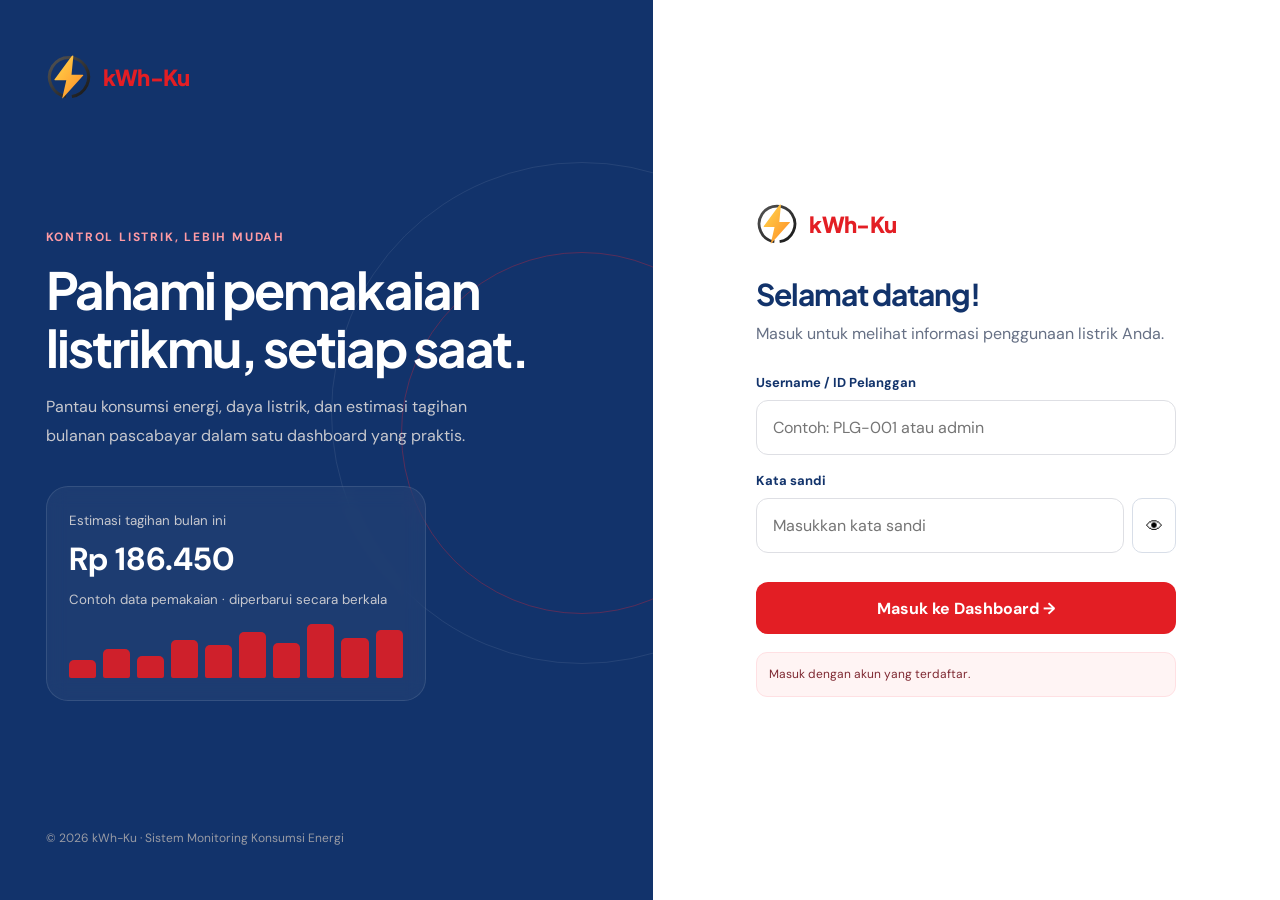
<file: index.html>
<!DOCTYPE html>
<html lang="id">
<head>
<meta charset="UTF-8" />
<meta name="viewport" content="width=device-width, initial-scale=1.0" />
<title>kWh-Ku — Sistem Monitoring Listrik</title>
  <link rel="icon" type="image/svg+xml" href="assets/kwhku-logo.svg">
<link rel="preconnect" href="https://fonts.googleapis.com">
<link rel="preconnect" href="https://fonts.gstatic.com" crossorigin>
<link rel="preload" href="assets/kwhku-logo.svg" as="image" type="image/svg+xml">
<link href="https://fonts.googleapis.com/css2?family=DM+Sans:wght@400;500;600;700&family=Plus+Jakarta+Sans:wght@500;600;700;800&display=swap" rel="stylesheet">
<link rel="preload" href="style.css?v=relay-compact-v4" as="style">
<link rel="stylesheet" href="style.css?v=relay-compact-v4">
<style>.alarm-threshold-grid{display:grid;grid-template-columns:repeat(2,minmax(220px,1fr));gap:18px 24px}.alarm-threshold-grid .field{margin:0}@media(max-width:700px){.alarm-threshold-grid{grid-template-columns:1fr}}</style></head>
<body>
<div id="loginView" class="login-wrap">
  <aside class="login-visual">
    <div class="brand"><img class="brand-mark" src="assets/kwhku-logo.svg" alt="Logo kWh-Ku"><span>kWh<span>-Ku</span></span></div>
    <div class="visual-copy">
      <div class="eyebrow">Kontrol listrik, lebih mudah</div>
      <h1>Pahami pemakaian listrikmu, setiap saat.</h1>
      <p>Pantau konsumsi energi, daya listrik, dan estimasi tagihan bulanan pascabayar dalam satu dashboard yang praktis.</p>
      <div class="energy-card"><small>Estimasi tagihan bulan ini</small><strong>Rp 186.450</strong><small>Contoh data pemakaian · diperbarui secara berkala</small><div class="mini-bars"><i style="height:32%"></i><i style="height:53%"></i><i style="height:41%"></i><i style="height:70%"></i><i style="height:60%"></i><i style="height:85%"></i><i style="height:65%"></i><i style="height:100%"></i><i style="height:73%"></i><i style="height:88%"></i></div></div>
    </div>
    <div class="visual-foot">© 2026 kWh-Ku · Sistem Monitoring Konsumsi Energi</div>
  </aside>
  <main class="login-panel"><div class="login-box">
    <div class="brand"><img class="brand-mark" src="assets/kwhku-logo.svg" alt="Logo kWh-Ku"><span>kWh<span>-Ku</span></span></div>
    <h2>Selamat datang!</h2><p class="sub">Masuk untuk melihat informasi penggunaan listrik Anda.</p>
    <form id="loginForm">
      <input type="hidden" id="role" value="customer">
      <div class="field"><label for="username">Username / ID Pelanggan</label><input id="username" required placeholder="Contoh: PLG-001 atau admin"></div>
      <div class="field"><label for="password">Kata sandi</label><div class="password-wrap"><input id="password" type="password" required placeholder="Masukkan kata sandi" autocomplete="current-password"><button type="button" id="togglePassword" class="password-toggle" aria-label="Tampilkan kata sandi" aria-pressed="false" title="Tampilkan kata sandi">👁</button></div></div>
      <button class="primary login-submit" type="submit">Masuk ke Dashboard <span aria-hidden="true">→</span></button>
    </form>
    <div class="demo-hint" id="demoHint"></div>
  </div></main>
</div>
<div id="appView" class="app hidden">
  <div id="syncOverlay" class="sync-overlay hidden" role="status" aria-live="polite"><div class="sync-card"><div class="sync-spinner" aria-hidden="true"></div><strong>Menyinkronkan data...</strong><span>Mohon tunggu, dashboard sedang mengambil data terbaru dari server.</span></div></div>
  <aside class="sidebar" id="sidebar">
    <div class="brand"><img class="brand-mark" src="assets/kwhku-logo.svg" alt="Logo kWh-Ku"><span>kWh<span>-Ku</span></span></div>
    <div class="nav-label">Menu utama</div>
    <nav class="nav" id="nav">
      <button class="active" data-page="dashboard"><span class="ico">▦</span>Dashboard</button>
      <button data-page="calendar"><span class="ico">▣</span>Kalender Pemakaian</button>
      <button data-page="history"><span class="ico">↗</span>Riwayat Penggunaan</button>
      <button data-page="monitoring"><span class="ico">⌁</span>Monitoring Teknis</button>
      <button data-page="controlRelay"><span class="ico">⏻</span>Kontrol Relay</button>
      <button data-page="alarmSettings"><span class="ico">♢</span>Pengaturan Alarm</button><button data-page="powerRequest"><span class="ico">⚡</span>Pengajuan Penambahan Daya</button>
      <button data-page="customers" class="admin-only hidden"><span class="ico">♙</span>Data Pelanggan</button>
      
    </nav>
    <div class="sidebar-bottom"><div class="profile"><div class="avatar" id="avatar">P</div><div><b id="profileName">Pelanggan</b><small id="profileRole">User Pelanggan</small></div><button class="logout" id="logout" title="Keluar">↪</button></div></div>
  </aside>
  <main class="main">
    <header class="topbar"><div style="display:flex;align-items:center;gap:12px"><button class="mobile-menu" id="mobileMenu" aria-label="Buka menu">☰</button><div class="page-title"><h1 id="pageHeading">Dashboard</h1><p id="pageSub">Ringkasan penggunaan listrik Anda</p></div></div><div class="top-actions"><span class="live-pill"><i class="dot"></i> <span id="liveText">MENUNGGU SERVER</span></span><span class="date-label" id="todayLabel"></span></div></header>
    <section id="page-dashboard" class="section active">
      <div class="welcome"><div><h2 id="welcomeTitle">Halo, Pelanggan! 👋</h2><p id="welcomeSub">Berikut ringkasan konsumsi listrik Anda hari ini.</p></div><div class="welcome-icon">⚡</div></div>
      <div class="stats">
        <article class="stat"><div class="stat-head">Biaya bulan ini <span class="stat-icon">💳</span></div><strong id="costStat">Rp 0,00</strong><div class="foot positive">● Estimasi tagihan berjalan</div></article>
        <article class="stat"><div class="stat-head">Energi terpakai <span class="stat-icon">⚡</span></div><strong id="kwhStat">0,00 kWh</strong><div class="foot">Bulan berjalan</div></article>
        <article class="stat"><div class="stat-head">Daya saat ini <span class="stat-icon">◉</span></div><strong id="powerStat">0,0 W</strong><div class="foot positive">● Pemantauan real-time</div></article>
        <article class="stat"><div class="stat-head" id="tokenStatLabel">Estimasi tagihan berjalan <span class="stat-icon">▤</span></div><strong id="tokenStat">0</strong><div class="foot warning">Tarif sesuai golongan pelanggan</div></article>
      </div>
      <div class="grid-two">
        <div class="panel"><div class="panel-head"><div><h3>Grafik konsumsi energi</h3><p id="chartSubtitle">Pemakaian energi selama 7 hari terakhir</p></div><select id="chartMode" aria-label="Jenis grafik"><option value="daily">Pemakaian harian</option><option value="cumulative">Energi kumulatif</option></select></div><div class="chart" id="chart"></div><p id="chartSummary" class="chart-summary">Menyiapkan ringkasan data…</p><button class="text-btn" data-goto="history">Lihat riwayat ↗</button></div>
        <div class="panel"><div class="panel-head"><div><h3>Status penggunaan</h3><p>Informasi kondisi listrik saat ini</p></div><span class="badge" id="statusBadge">● Normal</span></div>
          <div class="usage-status"><div class="status-icon">⚡</div><div class="status-copy"><b>Status meter</b><small id="meterNote">Meter terhubung</small></div><div class="status-value positive" id="meterStatus">Aktif<small>Online</small></div></div>
          <div class="usage-status"><div class="status-icon">⌁</div><div class="status-copy"><b>Konsumsi hari ini</b><small>Akumulasi energi</small></div><div class="status-value" id="todayKwh">0,00 kWh<small>Hari ini</small></div></div>
          <div class="usage-status"><div class="status-icon">◷</div><div class="status-copy"><b>Periode tagihan</b><small>Berdasarkan rata-rata pemakaian</small></div><div class="status-value warning" id="tokenDate">—<small>Perkiraan</small></div></div>
          <div class="token-card"><div class="token-top"><span>🧾 Estimasi tagihan</span><span id="tokenPercent">0%</span></div><div class="token-number" id="tokenBalance">Rp 0,00</div><div class="progress"><span id="tokenProgress"></span></div><div class="token-note"><span>Biaya energi tercatat</span><span id="tokenUsed">Target biaya bulanan</span></div></div>
        </div>
      </div>
      <div class="panel table-panel"><div class="panel-head"><div><h3 id="recentTitle">Riwayat penggunaan terbaru</h3><p>Ringkasan pemakaian dan estimasi biaya</p></div><button class="text-btn" data-goto="history">Lihat semua →</button></div><div class="table-wrap"><table><thead><tr><th>Tanggal</th><th>Energi</th><th>Estimasi biaya</th><th>Status</th></tr></thead><tbody id="recentTable"></tbody></table></div></div>
    </section>
    <section id="page-calendar" class="section">
      <div class="panel"><div class="panel-head"><div><h3>Kalender pemakaian listrik</h3><p>Pilih tanggal untuk melihat aktivitas konsumsi energi.</p></div><span class="badge">Data Google Sheets</span></div><div class="calendar-head"><button id="prevMonth">←</button><b id="monthTitle"></b><button id="nextMonth">→</button></div><div class="calendar-grid" id="calendarGrid"></div><div class="day-detail" id="dayDetail">Ketuk tanggal untuk melihat pemakaian dan biaya harian.</div><p class="sub" style="font-size:12px;margin:18px 0 0">● Titik merah menandakan terdapat data penggunaan pada tanggal tersebut. Kalender menandai tanggal yang memiliki pembacaan tersimpan.</p></div>
    </section>
    <section id="page-history" class="section">
      <div class="panel table-panel"><div class="panel-head"><div><h3>Riwayat penggunaan listrik</h3><p id="historySub">Pantau konsumsi energi dan biaya berdasarkan tanggal.</p></div><div style="display:flex;gap:8px;flex-wrap:wrap"><button class="secondary" id="printHistory">🖨 Cetak rekap</button><button class="secondary" id="exportHistory">⇩ Ekspor CSV</button></div></div><div class="filter-row" style="padding:0 20px;margin-top:18px"><input id="historySearch" placeholder="Cari tanggal / pelanggan..." /><label class="date-filter">Dari <input id="historyStart" type="date" aria-label="Tanggal mulai" /></label><label class="date-filter">Sampai <input id="historyEnd" type="date" aria-label="Tanggal akhir" /></label><select id="historyFilter"><option value="all">Semua status</option><option value="normal">Normal</option><option value="high">Pemakaian tinggi</option></select></div><div class="table-wrap"><table><thead><tr><th>Tanggal</th><th class="admin-col hidden">Pelanggan</th><th>Energi (kWh)</th><th>Biaya (Rp)</th><th>Status</th></tr></thead><tbody id="historyTable"></tbody></table></div></div>
      <div class="panel table-panel period-recap">
        <div class="panel-head">
          <div><h3>Rekap Konsumsi Energi</h3><p>Ringkasan energi dan estimasi biaya berdasarkan data harian yang tersedia.</p></div>
          <select id="recapPeriod" aria-label="Pilih periode rekap"><option value="week">Mingguan</option><option value="month">Bulanan</option></select>
        </div>
        <div class="table-wrap"><table><thead><tr><th>Periode</th><th>Energi (kWh)</th><th>Estimasi biaya (Rp)</th></tr></thead><tbody id="periodRecapTable"><tr><td colspan="3" class="empty">Memuat rekap...</td></tr></tbody></table></div>
        <p class="period-note">Rekap dihitung dari data pemakaian harian yang tersedia; periode yang belum memiliki data lengkap dapat menampilkan nilai sementara.</p>
      </div>
    </section>
    <section id="page-monitoring" class="section">
      <div class="stats monitoring-stats">
        <article class="stat"><div class="stat-head">Status perangkat</div><strong id="monStatus">—</strong><div class="foot" id="monLastSeen">Menunggu data</div></article>
        <article class="stat"><div class="stat-head">Tegangan terbaru</div><strong id="monVoltage">0,0 V</strong><div class="foot">Pembacaan terakhir</div></article>
        <article class="stat"><div class="stat-head">Arus terbaru</div><strong id="monCurrent">0,000 A</strong><div class="foot">Pembacaan terakhir</div></article>
        <article class="stat"><div class="stat-head">Energi kumulatif</div><strong id="monEnergy">0,00 kWh</strong><div class="foot" id="monPower">Daya 0,0 W</div></article>
        <article class="stat"><div class="stat-head">Power Factor</div><strong id="monPowerFactor">0,00</strong><div class="foot">Faktor daya (PF)</div></article>
        <article class="stat"><div class="stat-head">Frekuensi</div><strong id="monFrequency">0,0 Hz</strong><div class="foot">Frekuensi listrik</div></article>
        <article class="stat"><div class="stat-head">Suhu ruangan <span id="temperatureStatus" class="badge amber">MENUNGGU</span></div><strong id="temperatureLatest">— °C</strong><div class="foot" id="temperatureLastSeen">Menunggu data DHT11</div></article>
        <article class="stat"><div class="stat-head">Kelembapan ruangan</div><strong id="humidityLatest">— %</strong><div class="foot" id="humidityLastSeen">Menunggu sensor DHT11</div></article>
      </div>
      <div class="panel table-panel">
        <div class="panel-head"><div><h3>Riwayat pembacaan sensor</h3><p>Energi kumulatif, daya, tegangan, arus, timestamp, dan waktu diterima server.</p></div><button class="secondary" id="exportMonitoring">⇩ Ekspor CSV</button></div>
        <div class="filter-row monitoring-filter" style="padding:0 20px"><label class="limit-filter">Tampilkan <select id="monitorLimit" aria-label="Jumlah pembacaan sensor"><option value="5" selected>5 baris</option><option value="20">20 baris</option><option value="50">50 baris</option><option value="100">100 baris</option></select></label><label class="date-filter">Dari <input id="monitorStart" type="date" aria-label="Tanggal mulai data sensor" /></label><label class="date-filter">Sampai <input id="monitorEnd" type="date" aria-label="Tanggal akhir data sensor" /></label></div><div id="dataQuality" class="data-quality" role="status"></div><div class="table-wrap"><table><thead><tr><th>Timestamp pembacaan</th><th>Waktu diterima</th><th>Perangkat</th><th>Energi kumulatif</th><th>Daya</th><th>Tegangan</th><th>Arus (A)</th><th>Frekuensi (Hz)</th><th>Power Factor</th></tr></thead><tbody id="monitorReadings"><tr><td colspan="7" class="empty">Memuat data...</td></tr></tbody></table></div>
      </div>
      <div class="panel table-panel monitoring-panel">
        <div class="panel-head"><div><h3>Riwayat suhu dan kelembapan ruangan</h3><p>Data dari sensor DHT11; tidak mengubah tabel pengukuran energi listrik.</p></div></div>
        <div class="table-wrap"><table><thead><tr><th>Timestamp pembacaan</th><th>Waktu diterima</th><th>Perangkat</th><th>Suhu (°C)</th><th>Kelembapan (%)</th></tr></thead><tbody id="temperatureReadings"><tr><td colspan="5" class="empty">Menunggu data DHT11…</td></tr></tbody></table></div>
      </div>
      <div class="panel table-panel monitoring-panel">
        <div class="panel-head"><div><h3>Riwayat koneksi</h3><p>Perubahan status yang tercatat oleh server.</p></div></div>
        <div class="table-wrap"><table><thead><tr><th>Waktu</th><th>ID pelanggan</th><th>Perangkat</th><th>Status</th><th>Keterangan</th></tr></thead><tbody id="monitorConnections"><tr><td colspan="5" class="empty">Belum ada perubahan koneksi.</td></tr></tbody></table></div>
      </div>
      <div class="panel table-panel monitoring-panel">
        <div class="panel-head"><div><h3>Log gangguan</h3><p>Gangguan dan pemulihan yang terdeteksi oleh server.</p></div></div>
        <div class="table-wrap"><table><thead><tr><th>Waktu</th><th>ID pelanggan</th><th>Perangkat</th><th>Jenis</th><th>Tingkat</th><th>Detail</th><th>Pulih pada</th></tr></thead><tbody id="monitorIncidents"><tr><td colspan="7" class="empty">Belum ada gangguan tercatat.</td></tr></tbody></table></div>
      </div>
      <div class="panel table-panel monitoring-panel monitoring-relay-history-panel">
        <div class="panel-head"><div><h3>Riwayat kontrol relay</h3><p>Lima kejadian terbaru, mencakup perintah website dan konfirmasi ESP32.</p></div><button class="secondary" id="refreshMonitoringRelayHistory" type="button">Muat ulang</button></div>
        <div id="monitorRelayHistoryState" class="relay-history-state" role="status">Riwayat kontrol relay belum dimuat.</div>
        <div class="table-wrap"><table class="monitoring-relay-history-table"><thead><tr><th>Waktu</th><th>Kejadian</th><th>Status</th><th>Sumber</th><th>Detail</th></tr></thead><tbody id="monitorRelayHistoryRows"><tr><td colspan="5" class="empty">Menunggu riwayat kontrol relay…</td></tr></tbody></table></div>
      </div>
      <p class="sub monitoring-note">Status Offline berarti tidak ada pembacaan baru selama lebih dari 3 menit. Penyebab spesifik seperti listrik padam atau Wi-Fi terputus tidak dapat dipastikan hanya dari ketiadaan data.</p>
    </section>
    <section id="page-controlRelay" class="section">
 <div class="panel relay-control-page">
  <div class="relay-control-heading"><div class="relay-control-title"><span class="relay-kicker">ENERGY CONTROL SYSTEM</span><h3>Kontrol Relay CH1</h3><p>Kontrol output ESP32 dan pantau keputusan proteksi secara langsung.</p></div><div class="relay-control-toolbar"><label id="relayPageCustomerWrap" class="relay-customer-picker admin-only hidden" for="relayPageCustomer"><span>Pelanggan perangkat</span><select id="relayPageCustomer" aria-label="Pilih pelanggan perangkat"></select></label><span id="relayPageModeBadge" class="badge">MENUNGGU</span></div></div>
  <div class="relay-control-overview">
   <article class="relay-control-stat"><small>STATUS RELAY</small><strong id="relayPageOutput">UNKNOWN</strong><span id="relayPageOutputNote">Menunggu laporan ESP32</span></article>
   <article class="relay-control-stat"><small>MODE OPERASI</small><strong id="relayPageMode">—</strong><div class="relay-mode-switch"><button type="button" data-control-mode="AUTO">AUTO</button><button type="button" data-control-mode="MANUAL">MANUAL</button></div></article>
   <article class="relay-control-stat"><small>STATUS ESP32</small><strong id="relayPageDevice">UNKNOWN</strong><span id="relayPageLastSeen">Belum ada heartbeat</span></article>
  </div>
  <div class="relay-control-section"><div class="relay-control-section-title"><h4>Kontrol manual</h4><span id="relayPageManualHint">Pilih mode MANUAL untuk mengaktifkan tombol.</span></div>
   <div class="relay-control-buttons"><button id="relayPageOn" class="relay-control-button is-on" type="button" disabled><b>⏻ ON</b><span>Aktifkan relay</span></button><button id="relayPageOff" class="relay-control-button is-off" type="button" disabled><b>⏻ OFF</b><span>Matikan relay</span></button></div>
  </div>
  <div class="relay-interlock"><div class="relay-control-section-title"><h4>Kondisi interlock dan keputusan ESP32</h4><span id="relayPageDecision" class="relay-decision-chip">UNKNOWN</span></div><p id="relayPageReason">Menunggu evaluasi sensor ESP32.</p>
   <div class="relay-interlock-grid"><div><small>Keputusan sistem</small><strong id="relayPageDecisionValue">UNKNOWN</strong></div><div><small>Alasan / status</small><strong id="relayPageReasonShort">—</strong></div><div><small>Perintah terakhir</small><strong id="relayPageDesired">—</strong></div><div><small>Update terakhir</small><strong id="relayPageUpdated">—</strong></div></div>
  </div>
  <div class="relay-control-footer"><label class="relay-control-enable"><input id="relayPageEnabled" type="checkbox"><span>Aktifkan kendali relay</span></label><button id="relayPageSave" class="primary" type="button">Simpan konfigurasi</button><button id="relayPageRefresh" class="secondary" type="button">Muat ulang status</button><span id="relayPageStatus" role="status">Konfigurasi belum dimuat.</span></div>
 </div>
 
</section>
    <section id="page-alarmSettings" class="section">
      
      <div class="panel"><div class="panel-head"><div><h3>Konfigurasi alarm dan pengingat</h3><p>Atur ambang batas dan aktif/nonaktifkan notifikasi alarm sesuai kebutuhan.</p></div><span class="badge">Server</span></div><form id="alarmConfigForm" class="alarm-config-form"><div class="alarm-switch-grid">
<div class="alarm-switch-card"><div><strong>Aktifkan sistem alarm</strong><small>ON: evaluasi ambang dan kirim peringatan Telegram. OFF: hentikan seluruh notifikasi alarm.</small></div><label class="toggle-switch" for="alarmEnabled"><input id="alarmEnabled" type="checkbox" checked><span class="toggle-slider"></span></label></div>
<div class="alarm-switch-card"><div><strong>Deteksi ESP32 Offline</strong><small>ON: kirim peringatan saat perangkat tidak mengirim data lebih dari 3 menit, dan notifikasi pemulihan saat tersambung kembali.</small></div><label class="toggle-switch" for="alarmDeviceOfflineEnabled"><input id="alarmDeviceOfflineEnabled" type="checkbox" checked><span class="toggle-slider"></span></label></div>
<div class="alarm-switch-card"><div><strong>Aktifkan pengingat berkala</strong><small>Kirim pengingat ulang selama kondisi masih abnormal.</small></div><label class="toggle-switch" for="alarmReminderEnabled"><input id="alarmReminderEnabled" type="checkbox" checked><span class="toggle-slider"></span></label></div>
</div><input id="alarmBuzzerEnabled" type="checkbox" hidden><div class="field admin-only hidden"><label for="alarmCustomer">Pelanggan</label><select id="alarmCustomer"></select></div><div class="alarm-threshold-grid"><div class="field alarm-threshold-field"><div class="alarm-field-heading"><label for="alarmMinVoltage">Tegangan minimum (V)</label><label class="mini-toggle" title="Aktif/nonaktifkan Tegangan minimum (V)"><input id="alarmVoltageMinEnabled" type="checkbox" checked><span class="mini-toggle-track"></span><small>ON</small></label></div><input id="alarmMinVoltage" type="number" min="0" max="300" step="0.1" value="198" required></div><div class="field alarm-threshold-field"><div class="alarm-field-heading"><label for="alarmMaxVoltage">Tegangan maksimum (V)</label><label class="mini-toggle" title="Aktif/nonaktifkan Tegangan maksimum (V)"><input id="alarmVoltageMaxEnabled" type="checkbox" checked><span class="mini-toggle-track"></span><small>ON</small></label></div><input id="alarmMaxVoltage" type="number" min="0" max="300" step="0.1" value="231" required></div><div class="field alarm-threshold-field"><div class="alarm-field-heading"><label for="alarmMaxCurrent">Arus maksimum (A)</label><label class="mini-toggle" title="Aktif/nonaktifkan Arus maksimum (A)"><input id="alarmCurrentMaxEnabled" type="checkbox" checked><span class="mini-toggle-track"></span><small>ON</small></label></div><input id="alarmMaxCurrent" type="number" min="0.001" max="1000" step="0.01" value="4" required></div><div class="field alarm-threshold-field"><div class="alarm-field-heading"><label for="alarmMaxPower">Daya maksimum (W)</label><label class="mini-toggle" title="Aktif/nonaktifkan Daya maksimum (W)"><input id="alarmPowerMaxEnabled" type="checkbox" checked><span class="mini-toggle-track"></span><small>ON</small></label></div><input id="alarmMaxPower" type="number" min="0" max="10000000" step="1" value="800" required></div><div class="field alarm-threshold-field"><div class="alarm-field-heading"><label for="alarmMinFrequency">Frekuensi minimum (Hz)</label><label class="mini-toggle" title="Aktif/nonaktifkan Frekuensi minimum (Hz)"><input id="alarmFrequencyMinEnabled" type="checkbox" checked><span class="mini-toggle-track"></span><small>ON</small></label></div><input id="alarmMinFrequency" type="number" min="0" max="1000" step="0.1" value="49.5" required></div><div class="field alarm-threshold-field"><div class="alarm-field-heading"><label for="alarmMaxFrequency">Frekuensi maksimum (Hz)</label><label class="mini-toggle" title="Aktif/nonaktifkan Frekuensi maksimum (Hz)"><input id="alarmFrequencyMaxEnabled" type="checkbox" checked><span class="mini-toggle-track"></span><small>ON</small></label></div><input id="alarmMaxFrequency" type="number" min="0" max="1000" step="0.1" value="50.5" required></div><div class="field alarm-threshold-field"><div class="alarm-field-heading"><label for="alarmMinPowerFactor">Power factor minimum</label><label class="mini-toggle" title="Aktif/nonaktifkan Power factor minimum"><input id="alarmPowerFactorMinEnabled" type="checkbox" checked><span class="mini-toggle-track"></span><small>ON</small></label></div><input id="alarmMinPowerFactor" type="number" min="0" max="1" step="0.01" value="0.85" required></div><div class="field alarm-threshold-field"><div class="alarm-field-heading"><label for="alarmMaxTemperature">Suhu maksimum (°C)</label><label class="mini-toggle" title="Aktif/nonaktifkan Suhu maksimum (°C)"><input id="alarmTemperatureMaxEnabled" type="checkbox" checked><span class="mini-toggle-track"></span><small>ON</small></label></div><input id="alarmMaxTemperature" type="number" min="0" max="50" step="0.1" value="30" required></div><div class="field alarm-threshold-field"><div class="alarm-field-heading"><label for="alarmMinHumidity">Kelembapan minimum (%)</label><label class="mini-toggle" title="Aktif/nonaktifkan Kelembapan minimum (%)"><input id="alarmHumidityMinEnabled" type="checkbox" checked><span class="mini-toggle-track"></span><small>ON</small></label></div><input id="alarmMinHumidity" type="number" min="0" max="100" step="1" value="40" required></div><div class="field alarm-threshold-field"><div class="alarm-field-heading"><label for="alarmMaxHumidity">Kelembapan maksimum (%)</label><label class="mini-toggle" title="Aktif/nonaktifkan Kelembapan maksimum (%)"><input id="alarmHumidityMaxEnabled" type="checkbox" checked><span class="mini-toggle-track"></span><small>ON</small></label></div><input id="alarmMaxHumidity" type="number" min="0" max="100" step="1" value="70" required></div></div></div><div class="field"><label for="alarmReminderInterval">Interval pengingat (menit)</label><input id="alarmReminderInterval" type="number" min="5" max="1440" step="5" value="30" required></div><div class="alarm-config-actions"><button class="primary" id="saveAlarmConfig" type="submit">Simpan konfigurasi</button><span id="alarmConfigStatus" class="sub">Memuat…</span></div></form></div></section><section id="page-powerRequest" class="section">
      <div class="grid-two">
        <div class="panel"><div class="panel-head"><div><h3>Pengajuan penambahan daya</h3><p>Pilih daya baru dan tuliskan alasan pengajuan.</p></div></div>
          <form id="powerRequestForm"><div class="field"><label for="requestedPowerVa">Daya yang diajukan</label><select id="requestedPowerVa" required><option value="900">900 VA</option><option value="1300">1.300 VA</option><option value="2200">2.200 VA</option><option value="3500">3.500 VA</option><option value="5500">5.500 VA</option><option value="6600">6.600 VA</option><option value="7700">7.700 VA</option><option value="10600">10.600 VA</option></select></div>
          <div class="field"><label for="powerRequestReason">Alasan pengajuan</label><textarea id="powerRequestReason" rows="3" maxlength="500" placeholder="Contoh: penambahan peralatan listrik" required></textarea></div><button class="primary" type="submit">Kirim pengajuan</button></form>
        </div>
        <div class="panel power-info-panel"><h3>Informasi</h3><p class="sub">Pengajuan perlu disetujui Admin terlebih dahulu. Setelah disetujui, daya dan tarif pelanggan akan diperbarui sesuai golongan yang ditetapkan sistem.</p><div class="power-info-actions"><button class="secondary customer-only" id="resetCalculationPeriod">Reset periode perhitungan</button><button class="secondary customer-only" id="resetMyData">Reset riwayat data saya</button></div></div>
      </div>
      <div class="panel table-panel"><div class="panel-head"><div><h3>Riwayat pengajuan</h3><p>Admin dapat menyetujui atau menolak pengajuan pelanggan.</p></div></div><div class="table-wrap"><table><thead><tr><th>Tanggal</th><th>Pelanggan</th><th>Daya saat ini</th><th>Daya diajukan</th><th>Alasan</th><th>Status</th><th>Aksi</th></tr></thead><tbody id="powerRequestTable"><tr><td colspan="7" class="empty">Memuat pengajuan…</td></tr></tbody></table></div></div>
    </section>
    <section id="page-customers" class="section">
      <div class="panel table-panel"><div class="panel-head"><div><h3>Daftar pelanggan</h3><p>Kelola pelanggan dan pantau ringkasan penggunaan mereka.</p></div><div style="display:flex;gap:8px;flex-wrap:wrap"><button class="secondary" id="printCustomers">🖨 Cetak rekap</button><button class="primary" id="addCustomer">＋ Tambah pelanggan</button></div></div><div class="filter-row" style="padding:0 20px;margin-top:18px"><input id="customerSearch" placeholder="Cari nama / ID pelanggan..." /></div><div class="table-wrap"><table><thead><tr><th>ID pelanggan</th><th>Nama pelanggan</th><th>Daya</th><th>Penggunaan bulan ini</th><th>Biaya berjalan</th><th>Status</th><th>Aksi</th></tr></thead><tbody id="customerTable"></tbody></table></div></div>
    </section>
  </main>
</div>
<div id="printArea"></div><div id="modalRoot"></div><div id="toast" class="toast hidden"></div>
<script src="config.js?v=connection-fix-v2"></script>
<script src="demo.js?v=relay-control-v3"></script>
<script src="app.js?v=units-truncation-2dp-v1"></script>
</body>
</html>
</file>
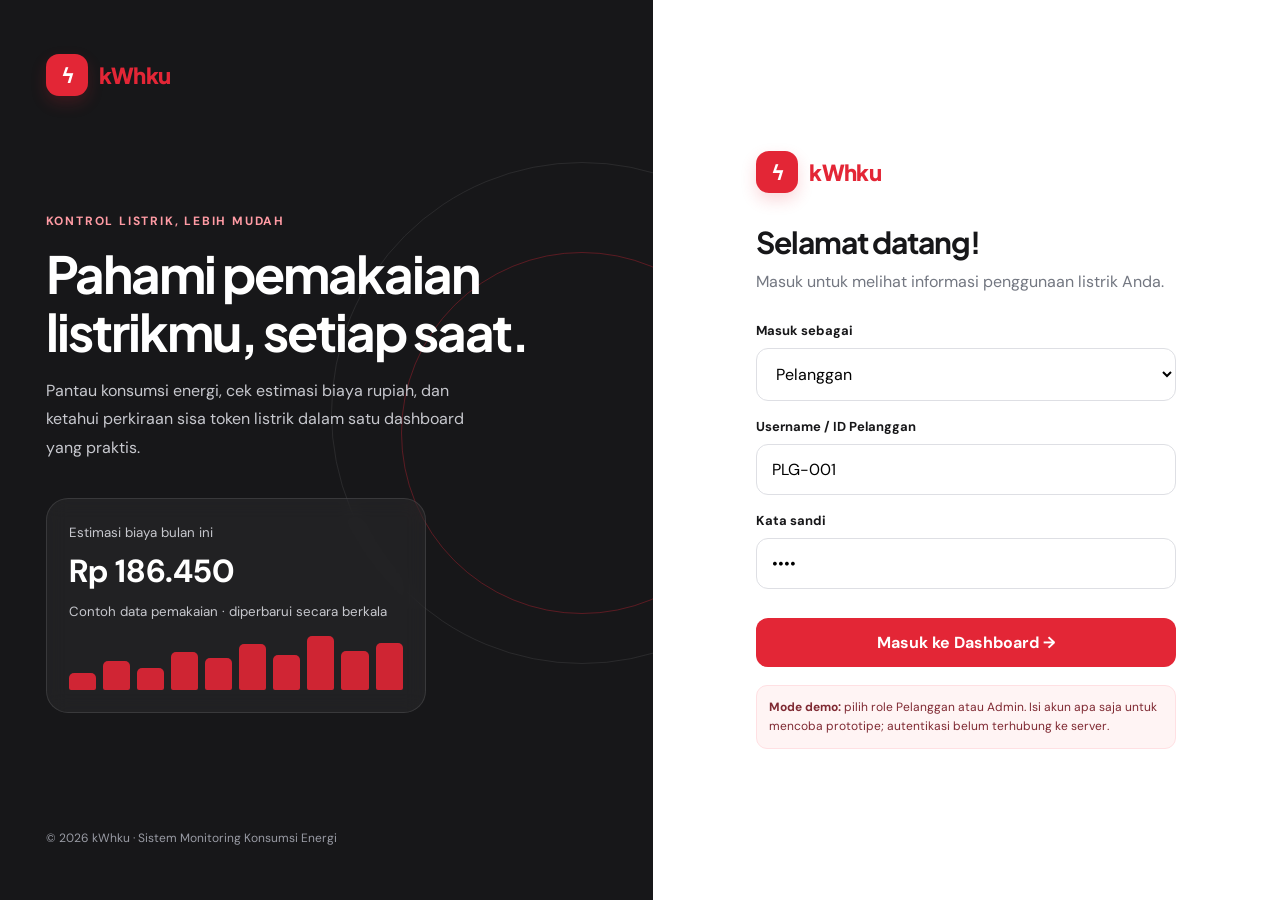
<file: Index.html>
<!DOCTYPE html>
<html lang="id">
<head>
<meta charset="UTF-8" />
<meta name="viewport" content="width=device-width, initial-scale=1.0" />
<title>kWhku — Sistem Monitoring Listrik</title>
<link rel="preconnect" href="https://fonts.googleapis.com">
<link href="https://fonts.googleapis.com/css2?family=DM+Sans:wght@400;500;600;700&family=Plus+Jakarta+Sans:wght@500;600;700;800&display=swap" rel="stylesheet">
<style>
:root{--red:#e32636;--red-dark:#bf1728;--ink:#171719;--muted:#737781;--line:#ececef;--bg:#f6f7f9;--white:#fff;--green:#15966a;--amber:#d58a16;--shadow:0 12px 35px #1717190b}
*{box-sizing:border-box}body{margin:0;background:var(--bg);color:var(--ink);font-family:"DM Sans",sans-serif}button,input,select{font:inherit}button{cursor:pointer;border:0}.hidden{display:none!important}.brand{display:flex;align-items:center;gap:11px;font-family:"Plus Jakarta Sans",sans-serif;font-weight:800;font-size:22px;letter-spacing:-.7px}.brand-mark{width:42px;height:42px;background:var(--red);color:white;border-radius:13px;display:grid;place-items:center;font-size:20px;box-shadow:0 7px 16px #e326362e}.brand span:last-child{color:var(--red)}.login-wrap{min-height:100vh;display:grid;grid-template-columns:1.02fr .98fr;background:white}.login-visual{padding:54px 7%;background:var(--ink);color:white;position:relative;overflow:hidden;display:flex;flex-direction:column;justify-content:space-between}.login-visual:before,.login-visual:after{content:"";position:absolute;border:1px solid #ffffff15;border-radius:50%;width:500px;height:500px;right:-180px;top:18%}.login-visual:after{width:360px;height:360px;right:-110px;top:28%;border-color:#e3263655}.login-visual .brand{position:relative;z-index:1}.login-visual .brand{color:white}.visual-copy{max-width:560px;position:relative;z-index:1}.eyebrow{font-size:12px;font-weight:700;text-transform:uppercase;letter-spacing:1.8px;color:#ff9ba4}.visual-copy h1{font-family:"Plus Jakarta Sans",sans-serif;font-size:clamp(34px,4vw,55px);line-height:1.13;letter-spacing:-2px;margin:16px 0}.visual-copy p{color:#c7c8ce;font-size:16px;line-height:1.8;max-width:430px}.energy-card{position:relative;z-index:1;max-width:380px;background:#ffffff0c;border:1px solid #ffffff1b;border-radius:22px;padding:22px;margin-top:35px;backdrop-filter:blur(10px)}.energy-card small{color:#c7c8ce}.energy-card strong{display:block;font-size:32px;margin:8px 0}.mini-bars{display:flex;gap:7px;align-items:end;height:54px;margin-top:15px}.mini-bars i{display:block;flex:1;border-radius:5px 5px 2px 2px;background:var(--red);opacity:.9}.visual-foot{font-size:12px;color:#999ba4;position:relative;z-index:1}.login-panel{display:flex;align-items:center;justify-content:center;padding:40px 7%}.login-box{width:100%;max-width:420px}.login-box h2{font-family:"Plus Jakarta Sans",sans-serif;font-size:30px;letter-spacing:-1px;margin:30px 0 8px}.sub{color:var(--muted);line-height:1.6;margin:0 0 28px}.field{margin:17px 0}.field label{display:block;font-size:13px;font-weight:700;margin-bottom:9px}.field input,.field select{width:100%;border:1px solid #dedfe4;border-radius:12px;padding:14px 15px;outline:none;background:white}.field input:focus,.field select:focus{border-color:var(--red);box-shadow:0 0 0 3px #e3263614}.primary{background:var(--red);color:white;padding:14px 18px;border-radius:12px;font-weight:700;transition:.2s}.primary:hover{background:var(--red-dark);transform:translateY(-1px)}.login-submit{width:100%;margin-top:12px}.demo-hint{background:#fff4f4;border:1px solid #ffe0e3;color:#7f2932;padding:12px;border-radius:11px;font-size:12px;line-height:1.6;margin-top:18px}.app{min-height:100vh}.sidebar{position:fixed;inset:0 auto 0 0;width:250px;background:#fff;border-right:1px solid var(--line);padding:25px 17px;display:flex;flex-direction:column;z-index:10}.sidebar .brand{padding:0 9px 30px}.nav-label{font-size:10px;text-transform:uppercase;letter-spacing:1.5px;color:#a0a2a9;font-weight:700;padding:12px 12px 8px}.nav{display:flex;flex-direction:column;gap:5px}.nav button{display:flex;align-items:center;gap:13px;padding:13px 12px;border-radius:11px;background:transparent;color:#656872;text-align:left;font-size:14px;font-weight:600}.nav button .ico{width:22px;text-align:center;font-size:18px}.nav button.active{background:#fff0f1;color:var(--red)}.nav button:hover:not(.active){background:#f7f7f8}.sidebar-bottom{margin-top:auto}.profile{display:flex;align-items:center;gap:10px;border-top:1px solid var(--line);padding:18px 8px 0}.avatar{width:39px;height:39px;border-radius:12px;background:#ffe1e4;color:var(--red);display:grid;place-items:center;font-weight:800}.profile b{display:block;font-size:13px}.profile small{color:var(--muted);font-size:11px}.logout{margin-left:auto;background:transparent;color:#858791;font-size:18px}.main{margin-left:250px;padding:28px 34px 45px;max-width:1700px}.topbar{display:flex;align-items:center;justify-content:space-between;gap:16px;margin-bottom:28px}.page-title h1{font:800 25px "Plus Jakarta Sans",sans-serif;letter-spacing:-.8px;margin:0 0 6px}.page-title p{color:var(--muted);font-size:13px;margin:0}.top-actions{display:flex;align-items:center;gap:12px}.live-pill{display:flex;align-items:center;gap:8px;padding:9px 12px;background:white;border:1px solid var(--line);border-radius:999px;font-size:12px;font-weight:700}.dot{width:8px;height:8px;border-radius:50%;background:#1db87b;box-shadow:0 0 0 4px #1db87b20}.date-label{color:var(--muted);font-size:12px}.mobile-menu{display:none;background:white;border:1px solid var(--line);padding:9px 12px;border-radius:10px}.section{display:none}.section.active{display:block}.welcome{background:var(--ink);color:white;border-radius:20px;padding:25px 28px;display:flex;align-items:center;justify-content:space-between;gap:20px;position:relative;overflow:hidden;margin-bottom:22px}.welcome:after{content:"";position:absolute;width:250px;height:250px;border:35px solid #e3263627;border-radius:50%;right:10%;top:-130px}.welcome h2{font:700 21px "Plus Jakarta Sans",sans-serif;margin:0 0 8px;position:relative;z-index:1}.welcome p{color:#c3c4cb;font-size:13px;margin:0;position:relative;z-index:1}.welcome-icon{font-size:48px;position:relative;z-index:1}.stats{display:grid;grid-template-columns:repeat(4,minmax(0,1fr));gap:16px;margin-bottom:22px}.stat{background:white;border:1px solid var(--line);border-radius:16px;padding:20px;box-shadow:var(--shadow);min-width:0}.stat-head{display:flex;align-items:center;justify-content:space-between;color:var(--muted);font-size:12px;font-weight:600;gap:8px}.stat-icon{width:35px;height:35px;border-radius:11px;background:#fff0f1;color:var(--red);display:grid;place-items:center;font-size:17px}.stat strong{font:800 clamp(20px,2vw,27px) "Plus Jakarta Sans",sans-serif;display:block;margin:17px 0 7px;letter-spacing:-.7px;overflow-wrap:anywhere}.stat .foot{font-size:11px;color:var(--muted)}.positive{color:var(--green)!important}.warning{color:var(--amber)!important}.grid-two{display:grid;grid-template-columns:minmax(0,1.5fr) minmax(280px,1fr);gap:18px;margin-bottom:22px}.panel{background:white;border:1px solid var(--line);border-radius:16px;padding:21px;box-shadow:var(--shadow);min-width:0}.panel-head{display:flex;align-items:center;justify-content:space-between;gap:10px;margin-bottom:18px}.panel-head h3{font:700 15px "Plus Jakarta Sans",sans-serif;margin:0}.panel-head p{color:var(--muted);font-size:11px;margin:5px 0 0}.text-btn{background:transparent;color:var(--red);font-size:12px;font-weight:700}.chart{height:210px;display:flex;align-items:end;gap:clamp(7px,1.5vw,18px);padding:12px 4px 0;border-bottom:1px solid var(--line);background:repeating-linear-gradient(to bottom,transparent 0,transparent 51px,#f0f0f2 52px)}.bar-col{height:100%;flex:1;display:flex;flex-direction:column;align-items:center;justify-content:end;gap:8px;min-width:0}.bar{width:min(100%,30px);border-radius:7px 7px 2px 2px;background:#ffd5d9;min-height:7px;transition:height .3s}.bar.current{background:var(--red)}.bar-col small{font-size:10px;color:var(--muted);padding-bottom:8px}.usage-status{display:flex;align-items:center;gap:13px;padding:13px 0;border-bottom:1px solid var(--line)}.usage-status:last-child{border:0}.status-icon{width:40px;height:40px;border-radius:12px;display:grid;place-items:center;background:#f5f5f7;font-size:18px}.status-copy{flex:1;min-width:0}.status-copy b{display:block;font-size:13px}.status-copy small{color:var(--muted);font-size:11px}.status-value{text-align:right;font-size:13px;font-weight:700}.status-value small{display:block;color:var(--muted);font-size:10px;font-weight:500;margin-top:4px}.token-card{background:#fff5f5;border:1px solid #ffdee1;border-radius:15px;padding:17px;margin-top:15px}.token-top{display:flex;justify-content:space-between;align-items:center;font-size:12px;font-weight:700}.token-number{font:800 24px "Plus Jakarta Sans",sans-serif;margin:10px 0 5px}.progress{height:8px;border-radius:20px;background:#f2d9dc;overflow:hidden;margin:12px 0 8px}.progress span{height:100%;display:block;background:var(--red);border-radius:20px;width:62%}.token-note{display:flex;justify-content:space-between;font-size:10px;color:var(--muted)}.table-panel{padding:0;overflow:hidden}.table-panel .panel-head{padding:21px 21px 0}.table-wrap{overflow-x:auto}table{border-collapse:collapse;width:100%;white-space:nowrap}th,td{text-align:left;padding:14px 20px;border-bottom:1px solid #f0f0f2;font-size:12px}th{font-size:10px;letter-spacing:.6px;text-transform:uppercase;color:#858791;background:#fbfbfc}td{color:#43454d}td b{color:var(--ink)}tbody tr:last-child td{border-bottom:0}.badge{display:inline-flex;align-items:center;gap:5px;padding:6px 9px;border-radius:99px;background:#eaf8f1;color:#15865e;font-size:10px;font-weight:700}.badge.red{background:#fff0f1;color:var(--red)}.badge.amber{background:#fff6e7;color:#a86c0b}.calendar-head{display:flex;align-items:center;justify-content:space-between;margin-bottom:18px}.calendar-head button{background:#f5f5f7;border-radius:8px;padding:8px 12px}.calendar-grid{display:grid;grid-template-columns:repeat(7,minmax(0,1fr));gap:7px}.calendar-grid div{text-align:center;padding:12px 2px;border-radius:9px;font-size:12px}.calendar-grid .day-name{font-size:10px;color:var(--muted);font-weight:700}.calendar-grid .day{background:#f8f8fa}.calendar-grid .day.has-data:after{content:"";display:block;width:4px;height:4px;background:var(--red);border-radius:50%;margin:5px auto 0}.calendar-grid .today{background:var(--red);color:white;font-weight:800}.calendar-grid .today:after{background:white}.filter-row{display:flex;gap:10px;flex-wrap:wrap;margin-bottom:15px}.filter-row input,.filter-row select{padding:10px 12px;border:1px solid var(--line);border-radius:10px;background:white;min-width:150px;font-size:12px}.action-row{display:flex;gap:8px}.small-btn{padding:8px 10px;border-radius:8px;background:#fff0f1;color:var(--red);font-size:11px;font-weight:700}.secondary{padding:12px 15px;border:1px solid var(--line);border-radius:10px;background:white;font-size:12px;font-weight:700}.empty{padding:35px;text-align:center;color:var(--muted)}.toast{position:fixed;right:22px;bottom:22px;padding:14px 18px;background:#19191b;color:white;border-radius:12px;box-shadow:var(--shadow);z-index:100;font-size:13px;max-width:90vw}.modal-backdrop{position:fixed;inset:0;background:#15151a80;display:grid;place-items:center;padding:20px;z-index:50}.modal{background:white;width:100%;max-width:460px;border-radius:18px;padding:25px;box-shadow:0 25px 80px #0003}.modal h2{font:800 21px "Plus Jakarta Sans",sans-serif;margin:0 0 6px}.modal p{color:var(--muted);font-size:12px;margin:0 0 20px}.modal-actions{display:flex;justify-content:flex-end;gap:10px;margin-top:20px}.token-result{background:#fff3f4;border:1px dashed #f4a1a9;border-radius:12px;padding:16px;text-align:center;margin-top:15px}.token-result strong{display:block;font:800 26px "Plus Jakarta Sans",sans-serif;letter-spacing:2px;color:var(--red)}.token-result small{color:var(--muted)}@media(max-width:1100px){.stats{grid-template-columns:repeat(2,minmax(0,1fr))}.grid-two{grid-template-columns:1fr}.sidebar{width:220px}.main{margin-left:220px;padding:24px}}@media(max-width:760px){.login-wrap{grid-template-columns:1fr}.login-visual{display:none}.login-panel{min-height:100vh;padding:28px 22px}.sidebar{transform:translateX(-100%);transition:transform .25s;width:260px;box-shadow:none}.sidebar.open{transform:translateX(0);box-shadow:0 0 0 100vmax #10101566}.main{margin-left:0;padding:18px 15px 32px}.mobile-menu{display:block}.topbar{align-items:flex-start;margin-bottom:20px}.page-title h1{font-size:21px}.date-label{display:none}.live-pill{font-size:0;padding:10px}.live-pill .dot{margin:0}.welcome{padding:21px}.welcome h2{font-size:18px}.welcome-icon{font-size:35px}.stats{gap:10px}.stat{padding:15px}.stat strong{font-size:21px}.stat-head{font-size:11px}.stat-icon{width:30px;height:30px}.panel{padding:16px}.table-panel{padding:0}.table-panel .panel-head{padding:17px 16px 0}.grid-two{gap:13px}.chart{height:180px}.calendar-grid{gap:3px}.calendar-grid div{padding:10px 1px;font-size:11px}}@media(max-width:380px){.stats{grid-template-columns:1fr}.top-actions{gap:6px}.welcome-icon{display:none}.stat strong{font-size:24px}}
</style>
</head>
<body>
<div id="loginView" class="login-wrap">
  <aside class="login-visual">
    <div class="brand"><span class="brand-mark">ϟ</span><span>kWh<span>ku</span></span></div>
    <div class="visual-copy">
      <div class="eyebrow">Kontrol listrik, lebih mudah</div>
      <h1>Pahami pemakaian listrikmu, setiap saat.</h1>
      <p>Pantau konsumsi energi, cek estimasi biaya rupiah, dan ketahui perkiraan sisa token listrik dalam satu dashboard yang praktis.</p>
      <div class="energy-card"><small>Estimasi biaya bulan ini</small><strong>Rp 186.450</strong><small>Contoh data pemakaian · diperbarui secara berkala</small><div class="mini-bars"><i style="height:32%"></i><i style="height:53%"></i><i style="height:41%"></i><i style="height:70%"></i><i style="height:60%"></i><i style="height:85%"></i><i style="height:65%"></i><i style="height:100%"></i><i style="height:73%"></i><i style="height:88%"></i></div></div>
    </div>
    <div class="visual-foot">© 2026 kWhku · Sistem Monitoring Konsumsi Energi</div>
  </aside>
  <main class="login-panel"><div class="login-box">
    <div class="brand"><span class="brand-mark">ϟ</span><span>kWh<span>ku</span></span></div>
    <h2>Selamat datang!</h2><p class="sub">Masuk untuk melihat informasi penggunaan listrik Anda.</p>
    <form id="loginForm">
      <div class="field"><label for="role">Masuk sebagai</label><select id="role"><option value="customer">Pelanggan</option><option value="admin">Admin</option></select></div>
      <div class="field"><label for="username">Username / ID Pelanggan</label><input id="username" required placeholder="Contoh: PLG-001 atau admin" value="PLG-001"></div>
      <div class="field"><label for="password">Kata sandi</label><input id="password" type="password" required placeholder="Masukkan kata sandi" value="1234"></div>
      <button class="primary login-submit" type="submit">Masuk ke Dashboard <span aria-hidden="true">→</span></button>
    </form>
    <div class="demo-hint"><b>Mode demo:</b> pilih role Pelanggan atau Admin. Isi akun apa saja untuk mencoba prototipe; autentikasi belum terhubung ke server.</div>
  </div></main>
</div>
<div id="appView" class="app hidden">
  <aside class="sidebar" id="sidebar">
    <div class="brand"><span class="brand-mark">ϟ</span><span>kWh<span>ku</span></span></div>
    <div class="nav-label">Menu utama</div>
    <nav class="nav" id="nav">
      <button class="active" data-page="dashboard"><span class="ico">▦</span>Dashboard</button>
      <button data-page="calendar"><span class="ico">▣</span>Kalender Pemakaian</button>
      <button data-page="history"><span class="ico">↗</span>Riwayat Penggunaan</button>
      <button data-page="customers" class="admin-only hidden"><span class="ico">♙</span>Data Pelanggan</button>
      <button data-page="tokens" class="admin-only hidden"><span class="ico">▤</span>Manajemen Token</button>
    </nav>
    <div class="sidebar-bottom"><div class="profile"><div class="avatar" id="avatar">P</div><div><b id="profileName">Pelanggan</b><small id="profileRole">User Pelanggan</small></div><button class="logout" id="logout" title="Keluar">↪</button></div></div>
  </aside>
  <main class="main">
    <header class="topbar"><div style="display:flex;align-items:center;gap:12px"><button class="mobile-menu" id="mobileMenu" aria-label="Buka menu">☰</button><div class="page-title"><h1 id="pageHeading">Dashboard</h1><p id="pageSub">Ringkasan penggunaan listrik Anda</p></div></div><div class="top-actions"><span class="live-pill"><i class="dot"></i> TERHUBUNG KE SHEETS</span><span class="date-label" id="todayLabel"></span></div></header>
    <section id="page-dashboard" class="section active">
      <div class="welcome"><div><h2 id="welcomeTitle">Halo, Pelanggan! 👋</h2><p id="welcomeSub">Berikut ringkasan konsumsi listrik Anda hari ini.</p></div><div class="welcome-icon">⚡</div></div>
      <div class="stats">
        <article class="stat"><div class="stat-head">Biaya bulan ini <span class="stat-icon">💳</span></div><strong id="costStat">Rp 186.450</strong><div class="foot positive">● Estimasi tagihan berjalan</div></article>
        <article class="stat"><div class="stat-head">Energi terpakai <span class="stat-icon">⚡</span></div><strong id="kwhStat">124,3 kWh</strong><div class="foot">Bulan berjalan</div></article>
        <article class="stat"><div class="stat-head">Daya saat ini <span class="stat-icon">◉</span></div><strong id="powerStat">325 W</strong><div class="foot positive">● Pemantauan demo aktif</div></article>
        <article class="stat"><div class="stat-head" id="tokenStatLabel">Estimasi sisa token <span class="stat-icon">▤</span></div><strong id="tokenStat">6,2 hari</strong><div class="foot warning">Perkiraan berdasarkan pola pemakaian</div></article>
      </div>
      <div class="grid-two">
        <div class="panel"><div class="panel-head"><div><h3>Grafik konsumsi energi</h3><p>Penggunaan listrik selama 7 hari terakhir</p></div><button class="text-btn" data-goto="history">Lihat riwayat ↗</button></div><div class="chart" id="chart"></div></div>
        <div class="panel"><div class="panel-head"><div><h3>Status penggunaan</h3><p>Informasi kondisi listrik saat ini</p></div><span class="badge">● Normal</span></div>
          <div class="usage-status"><div class="status-icon">⚡</div><div class="status-copy"><b>Status meter</b><small>Meter terhubung (simulasi)</small></div><div class="status-value positive">Aktif<small>Online</small></div></div>
          <div class="usage-status"><div class="status-icon">⌁</div><div class="status-copy"><b>Konsumsi hari ini</b><small>Akumulasi energi</small></div><div class="status-value" id="todayKwh">4,8 kWh<small>Hari ini</small></div></div>
          <div class="usage-status"><div class="status-icon">◷</div><div class="status-copy"><b>Estimasi token habis</b><small>Berdasarkan rata-rata pemakaian</small></div><div class="status-value warning" id="tokenDate">15 Okt 2026<small>Perkiraan</small></div></div>
          <div class="token-card"><div class="token-top"><span>🔋 Sisa saldo token</span><span id="tokenPercent">62%</span></div><div class="token-number" id="tokenBalance">Rp 93.000</div><div class="progress"><span id="tokenProgress"></span></div><div class="token-note"><span>Estimasi sisa saldo</span><span id="tokenUsed">Rp 57.000 terpakai</span></div></div>
        </div>
      </div>
      <div class="panel table-panel"><div class="panel-head"><div><h3 id="recentTitle">Riwayat penggunaan terbaru</h3><p>Ringkasan pemakaian dan estimasi biaya</p></div><button class="text-btn" data-goto="history">Lihat semua →</button></div><div class="table-wrap"><table><thead><tr><th>Tanggal</th><th>Energi</th><th>Estimasi biaya</th><th>Status</th></tr></thead><tbody id="recentTable"></tbody></table></div></div>
    </section>
    <section id="page-calendar" class="section">
      <div class="panel"><div class="panel-head"><div><h3>Kalender pemakaian listrik</h3><p>Pilih tanggal untuk melihat aktivitas konsumsi energi.</p></div><span class="badge">Data Google Sheets</span></div><div class="calendar-head"><button id="prevMonth">←</button><b id="monthTitle"></b><button id="nextMonth">→</button></div><div class="calendar-grid" id="calendarGrid"></div><p class="sub" style="font-size:12px;margin:18px 0 0">● Titik merah menandakan terdapat data penggunaan pada tanggal tersebut. Kalender menandai tanggal yang memiliki pembacaan tersimpan.</p></div>
    </section>
    <section id="page-history" class="section">
      <div class="panel table-panel"><div class="panel-head"><div><h3>Riwayat penggunaan listrik</h3><p id="historySub">Pantau konsumsi energi dan biaya berdasarkan tanggal.</p></div><button class="secondary" id="exportHistory">⇩ Ekspor CSV</button></div><div class="filter-row" style="padding:0 20px;margin-top:18px"><input id="historySearch" placeholder="Cari tanggal / pelanggan..." /><select id="historyFilter"><option value="all">Semua status</option><option value="normal">Normal</option><option value="high">Pemakaian tinggi</option></select></div><div class="table-wrap"><table><thead><tr><th>Tanggal</th><th class="admin-col hidden">Pelanggan</th><th>Energi (kWh)</th><th>Biaya (Rp)</th><th>Status</th></tr></thead><tbody id="historyTable"></tbody></table></div></div>
    </section>
    <section id="page-customers" class="section">
      <div class="panel table-panel"><div class="panel-head"><div><h3>Daftar pelanggan</h3><p>Kelola pelanggan dan pantau ringkasan penggunaan mereka.</p></div><button class="primary" id="addCustomer">＋ Tambah pelanggan</button></div><div class="filter-row" style="padding:0 20px;margin-top:18px"><input id="customerSearch" placeholder="Cari nama / ID pelanggan..." /></div><div class="table-wrap"><table><thead><tr><th>ID pelanggan</th><th>Nama pelanggan</th><th>Daya</th><th>Penggunaan bulan ini</th><th>Biaya berjalan</th><th>Status</th><th>Aksi</th></tr></thead><tbody id="customerTable"></tbody></table></div></div>
    </section>
    <section id="page-tokens" class="section">
      <div class="panel table-panel"><div class="panel-head"><div><h3>Manajemen token listrik</h3><p>Tambah saldo prabayar internal pelanggan. Ini bukan penerbitan token PLN resmi.</p></div><button class="primary" id="createToken">＋ Buat token</button></div><div class="table-wrap"><table><thead><tr><th>Tanggal dibuat</th><th>ID pelanggan</th><th>Nama pelanggan</th><th>Nominal</th><th>Catatan saldo</th><th>Status</th></tr></thead><tbody id="tokenTable"></tbody></table></div></div>
    </section>
  </main>
</div>
<div id="modalRoot"></div><div id="toast" class="toast hidden"></div>
<script>
const $=id=>document.getElementById(id);
const rp=n=>'Rp '+Math.round(Number(n)||0).toLocaleString('id-ID');
const fmt=n=>(Number(n)||0).toLocaleString('id-ID',{maximumFractionDigits:3});
const dateText=d=>new Date(d).toLocaleDateString('id-ID',{day:'2-digit',month:'short',year:'numeric'});
const dateTime=d=>new Date(d).toLocaleString('id-ID');
let session=null, dashboard=null, customers=[], readings=[], shownMonth=new Date(new Date().getFullYear(),new Date().getMonth(),1), selectedCustomerId='';
function toast(msg){$('toast').textContent=msg;$('toast').classList.remove('hidden');setTimeout(()=>$('toast').classList.add('hidden'),3200)}
function gas(fn,...args){return new Promise((resolve,reject)=>google.script.run.withSuccessHandler(resolve).withFailureHandler(reject)[fn](...args))}
function records(){return readings.filter(r=>session?.role==='ADMIN'&&selectedCustomerId? r.customerId===selectedCustomerId : session?.role==='ADMIN'||r.customerId===session?.customerId)}
function customerFor(id){return customers.find(c=>c.customerId===id)||{customerId:id,name:id,tariffRpPerKwh:1500,mode:'PASCABAYAR',tokenBalanceRp:0,powerVa:0}}
function estimatedCost(r){let c=customerFor(r.customerId);return Math.round((Number(r.energyKwh)||0)*Number(c.tariffRpPerKwh||1500))}
$('loginForm').addEventListener('submit',async e=>{e.preventDefault();const btn=$('loginForm').querySelector('button[type="submit"],button:not([type])');if(btn){btn.disabled=true;btn.textContent='Memeriksa…'}try{const res=await gas('login',$('username').value.trim(),$('password').value);if(!res||!res.ok){toast(res?.message||'Login gagal.');return}const requested=$('role').value==='admin'?'ADMIN':'PELANGGAN';if(res.role!==requested){toast('Role tidak sesuai dengan akun yang digunakan.');return}session=res;selectedCustomerId='';$('loginView').classList.add('hidden');$('appView').classList.remove('hidden');$('profileName').textContent=res.name;$('profileRole').textContent=res.role==='ADMIN'?'Administrator':'Pelanggan';$('avatar').textContent=(res.name||res.username||'U').charAt(0).toUpperCase();document.querySelectorAll('.admin-only,.admin-col').forEach(el=>el.classList.toggle('hidden',res.role!=='ADMIN'));$('welcomeTitle').textContent='Halo, '+(res.role==='ADMIN'?'Admin':res.name.split(' ')[0])+'! 👋';$('welcomeSub').textContent=res.role==='ADMIN'?'Pantau data penggunaan listrik seluruh pelanggan.':'Berikut ringkasan konsumsi listrik Anda dari data meter.';$('recentTitle').textContent=res.role==='ADMIN'?'Aktivitas penggunaan terbaru':'Riwayat penggunaan terbaru';await refreshData();showPage('dashboard')}catch(err){toast('Gagal terhubung ke Apps Script: '+(err.message||err))}finally{if(btn){btn.disabled=false;btn.textContent='Masuk ke Dashboard →'}}});
$('logout').onclick=()=>{session=null;dashboard=null;customers=[];readings=[];$('appView').classList.add('hidden');$('loginView').classList.remove('hidden');$('sidebar').classList.remove('open')};
$('mobileMenu').onclick=()=>$('sidebar').classList.toggle('open');
document.querySelectorAll('#nav button').forEach(b=>b.addEventListener('click',()=>showPage(b.dataset.page)));
document.querySelectorAll('[data-goto]').forEach(b=>b.addEventListener('click',()=>showPage(b.dataset.goto)));
const titles={dashboard:['Dashboard','Ringkasan penggunaan listrik Anda'],calendar:['Kalender Pemakaian','Lihat tanggal pembacaan meter'],history:['Riwayat Penggunaan','Data energi dan estimasi biaya listrik'],customers:['Data Pelanggan','Kelola pelanggan terdaftar'],tokens:['Manajemen Saldo','Kelola saldo prabayar internal']};
function showPage(page){if(['customers','tokens'].includes(page)&&session?.role!=='ADMIN')page='dashboard';document.querySelectorAll('.section').forEach(s=>s.classList.remove('active'));$('page-'+page).classList.add('active');document.querySelectorAll('#nav button').forEach(b=>b.classList.toggle('active',b.dataset.page===page));$('pageHeading').textContent=titles[page][0];$('pageSub').textContent=titles[page][1];$('sidebar').classList.remove('open');if(page==='calendar')renderCalendar();if(page==='history')renderHistory();if(page==='customers')renderCustomers();if(page==='tokens')renderTokens()}
async function refreshData(){const res=await gas('getDashboard',session);if(!res?.ok)throw Error(res?.message||'Data dashboard gagal dimuat');dashboard=res;customers=res.customers||[];readings=res.readings||[];renderAll()}
function renderAll(){const isAdmin=session.role==='ADMIN',mine=readings.filter(r=>isAdmin||r.customerId===session.customerId),mineCustomer=customers.find(c=>c.customerId===session.customerId),totalKwh=customers.reduce((a,c)=>a+(Number(c.energyMonthKwh)||0),0),totalCost=customers.reduce((a,c)=>a+(Number(c.costMonthRp)||0),0),c=isAdmin?null:mineCustomer,latest=c?.latest;const cost=c?c.costMonthRp:totalCost,kwh=c?c.energyMonthKwh:totalKwh;$('todayLabel').textContent=new Date().toLocaleDateString('id-ID',{weekday:'short',day:'numeric',month:'short',year:'numeric'});$('costStat').textContent=rp(cost);$('kwhStat').textContent=fmt(kwh)+' kWh';$('powerStat').textContent=latest?fmt(latest.powerW)+' W':(isAdmin?customers.length+' meter':'— W');$('tokenStatLabel').innerHTML=(isAdmin?'Pelanggan aktif ':'Estimasi sisa token ')+'<span class="stat-icon">▤</span>';$('tokenStat').textContent=isAdmin?customers.length+' pelanggan':(c?.estimatedDaysLeft==null?'—':fmt(c.estimatedDaysLeft)+' hari');$('tokenBalance').textContent=c?rp(c.tokenBalanceRp):'—';$('tokenUsed').textContent=c?(c.mode==='PRABAYAR'?'Saldo internal prabayar':'Mode pascabayar'): 'Ringkasan seluruh pelanggan';$('tokenPercent').textContent=c?.mode==='PRABAYAR'?'Saldo':(isAdmin?'Admin':'Pascabayar');$('tokenProgress').style.width=c?.mode==='PRABAYAR'?'62%':'100%';$('tokenDate').textContent='—';$('todayKwh').textContent=latest?fmt(latest.energyKwh)+' kWh':'—';renderChart();renderRecent();renderHistory();renderCustomers();renderTokens()}
function renderChart(){const mine=records().slice(0,7).reverse(),max=Math.max(1,...mine.map(r=>Number(r.powerW)||0));$('chart').innerHTML=mine.map((r,i)=>`<div class="bar-col"><div class="bar ${i===mine.length-1?'current':''}" style="height:${Math.max(5,(Number(r.powerW)||0)/max*90)}%" title="${fmt(r.powerW)} W"></div><small>${new Date(r.timestamp).toLocaleTimeString('id-ID',{hour:'2-digit',minute:'2-digit'})}</small></div>`).join('')||'<div class="empty">Belum ada pembacaan meter.</div>'}
function rowStatus(r){return (dashboard?.customers||[]).find(c=>c.customerId===r.customerId)?.online?'Normal':'Data lama'}
function renderRecent(){const data=records().slice(0,5);$('recentTable').innerHTML=data.map(r=>`<tr><td>${dateText(r.timestamp)}</td><td><b>${fmt(r.energyKwh)} kWh</b></td><td>${rp(estimatedCost(r))}</td><td><span class="badge ${rowStatus(r)==='Normal'?'':'amber'}">${rowStatus(r)}</span></td></tr>`).join('')||'<tr><td colspan="4" class="empty">Belum ada data penggunaan dari ESP32.</td></tr>'}
function renderHistory(){const q=($('historySearch')?.value||'').toLowerCase(),filter=$('historyFilter')?.value||'all';const data=records().filter(r=>[r.timestamp,r.customerId,r.meterId].join(' ').toLowerCase().includes(q)&&(filter==='all'||(filter==='normal'?rowStatus(r)==='Normal':rowStatus(r)!=='Normal')));$('historyTable').innerHTML=data.map(r=>`<tr><td>${dateTime(r.timestamp)}</td><td class="admin-col ${session.role==='ADMIN'?'':'hidden'}">${r.customerId} · ${customerFor(r.customerId).name}</td><td><b>${fmt(r.energyKwh)}</b></td><td>${rp(estimatedCost(r))}</td><td><span class="badge ${rowStatus(r)==='Normal'?'':'amber'}">${rowStatus(r)}</span></td></tr>`).join('')||`<tr><td colspan="${session.role==='ADMIN'?5:4}" class="empty">Tidak ada data yang cocok.</td></tr>`}
$('historySearch').addEventListener('input',renderHistory);$('historyFilter').addEventListener('change',renderHistory);
function renderCalendar(){const y=shownMonth.getFullYear(),m=shownMonth.getMonth();$('monthTitle').textContent=shownMonth.toLocaleDateString('id-ID',{month:'long',year:'numeric'});const first=new Date(y,m,1).getDay(),days=new Date(y,m+1,0).getDate(),hasDays=new Set(records().map(r=>{const d=new Date(r.timestamp);return d.getFullYear()===y&&d.getMonth()===m?d.getDate():null}).filter(Boolean));let html=['Min','Sen','Sel','Rab','Kam','Jum','Sab'].map(d=>`<div class="day-name">${d}</div>`).join('');for(let i=0;i<first;i++)html+='<div></div>';for(let d=1;d<=days;d++){const has=hasDays.has(d),isToday=y===new Date().getFullYear()&&m===new Date().getMonth()&&d===new Date().getDate();html+=`<div class="day ${has?'has-data':''} ${isToday?'today':''}" title="${has?'Ada data pemakaian':'Tidak ada data'}">${d}</div>`}$('calendarGrid').innerHTML=html}
$('prevMonth').onclick=()=>{shownMonth.setMonth(shownMonth.getMonth()-1);renderCalendar()};$('nextMonth').onclick=()=>{shownMonth.setMonth(shownMonth.getMonth()+1);renderCalendar()};
function renderCustomers(){if(session?.role!=='ADMIN')return;const q=($('customerSearch')?.value||'').toLowerCase();$('customerTable').innerHTML=customers.filter(c=>(c.customerId+' '+c.name).toLowerCase().includes(q)).map(c=>`<tr><td><b>${c.customerId}</b></td><td>${c.name}</td><td>${fmt(c.powerVa)} VA</td><td>${fmt(c.energyMonthKwh)} kWh</td><td>${rp(c.costMonthRp)}</td><td><span class="badge ${c.online?'':'amber'}">${c.online?'Online':'Offline / data lama'}</span></td><td><button class="small-btn" onclick="viewCustomer('${c.customerId}')">Lihat riwayat</button></td></tr>`).join('')||'<tr><td colspan="7" class="empty">Belum ada pelanggan.</td></tr>'}
$('customerSearch').addEventListener('input',renderCustomers);window.viewCustomer=id=>{selectedCustomerId=id;showPage('history');$('historySearch').value=id;renderHistory();toast('Menampilkan riwayat '+customerFor(id).name)};
function renderTokens(){$('tokenTable').innerHTML=customers.filter(c=>c.mode==='PRABAYAR').map(c=>`<tr><td>—</td><td><b>${c.customerId}</b></td><td>${c.name}</td><td>${rp(c.tokenBalanceRp)}</td><td>Saldo internal</td><td><span class="badge">Tercatat di Sheets</span></td></tr>`).join('')||'<tr><td colspan="6" class="empty">Belum ada pelanggan prabayar.</td></tr>'}
function openModal(type){const isToken=type==='token';$('modalRoot').innerHTML=`<div class="modal-backdrop" id="backdrop"><div class="modal"><h2>${isToken?'Tambah saldo prabayar':'Tambah pelanggan'}</h2><p>${isToken?'Saldo internal digunakan untuk estimasi pemakaian, bukan token PLN resmi.':'Data pelanggan akan disimpan ke Google Sheets.'}</p><form id="modalForm">${isToken?`<div class="field"><label>Pelanggan prabayar</label><select id="modalCustomer" required>${customers.filter(c=>c.mode==='PRABAYAR').map(c=>`<option value="${c.customerId}">${c.customerId} — ${c.name}</option>`).join('')}</select></div><div class="field"><label>Nominal saldo (Rp)</label><select id="modalAmount"><option value="20000">Rp 20.000</option><option value="50000" selected>Rp 50.000</option><option value="100000">Rp 100.000</option><option value="200000">Rp 200.000</option></select></div><div class="field"><label>Catatan</label><input id="modalNote" placeholder="Contoh: pembayaran bulan ini"></div>`:`<div class="field"><label>ID pelanggan</label><input id="modalId" required placeholder="PLG-004"></div><div class="field"><label>Nama pelanggan</label><input id="modalName" required placeholder="Nama lengkap"></div><div class="field"><label>ID meter ESP32</label><input id="modalMeter" required placeholder="ESP32-004"></div><div class="field"><label>Mode</label><select id="modalMode"><option value="PRABAYAR">Prabayar</option><option value="PASCABAYAR">Pascabayar</option></select></div><div class="field"><label>Daya</label><select id="modalPower"><option value="900">900 VA</option><option value="1300" selected>1.300 VA</option><option value="2200">2.200 VA</option><option value="3500">3.500 VA</option></select></div><div class="field"><label>Tarif (Rp/kWh)</label><input id="modalTariff" type="number" min="1" value="1500" required></div>`}<div class="modal-actions"><button type="button" class="secondary" id="cancelModal">Batal</button><button class="primary" type="submit">${isToken?'Simpan saldo':'Simpan pelanggan'}</button></div></form></div></div>`;$('cancelModal').onclick=()=>$('modalRoot').innerHTML='';$('backdrop').onclick=e=>{if(e.target.id==='backdrop')$('modalRoot').innerHTML=''};$('modalForm').onsubmit=async e=>{e.preventDefault();try{let res;if(isToken){res=await gas('adminAddTokenBalance',session,$('modalCustomer').value,Number($('modalAmount').value),$('modalNote').value)}else{res=await gas('adminCreateCustomer',session,{customerId:$('modalId').value,name:$('modalName').value,meterId:$('modalMeter').value,mode:$('modalMode').value,tariffRpPerKwh:Number($('modalTariff').value),powerVa:Number($('modalPower').value),tokenBalanceRp:0})}if(!res?.ok){toast(res?.message||'Permintaan gagal');return}if(isToken){$('modalRoot').innerHTML='';toast(res.message+' Saldo terbaru '+rp(res.balanceRp));await refreshData()}else{$('modalRoot').innerHTML=`<div class="modal-backdrop"><div class="modal"><h2>Pelanggan berhasil ditambahkan</h2><p>ID: <b>${res.customerId}</b></p><p>PIN sementara: <b>${res.temporaryPin}</b></p><p class="sub">Simpan PIN ini dengan aman dan bagikan hanya kepada pelanggan terkait.</p><div class="modal-actions"><button class="primary" id="closeResult">Selesai</button></div></div></div>`;$('closeResult').onclick=()=>$('modalRoot').innerHTML='';await refreshData()}}catch(err){toast('Gagal: '+(err.message||err))}}}
$('createToken').onclick=()=>openModal('token');$('addCustomer').onclick=()=>openModal('customer');
function downloadCSV(){const data=records(),rows=[['Waktu','ID Pelanggan','Meter','Energi kumulatif kWh','Daya W','Tegangan V','Arus A','Estimasi biaya Rp'],...data.map(r=>[r.timestamp,r.customerId,r.meterId,r.energyKwh,r.powerW,r.voltageV,r.currentA,estimatedCost(r)])];const csv=rows.map(r=>r.map(x=>'"'+String(x??'').replaceAll('"','""')+'"').join(',')).join('\r\n');const a=document.createElement('a');a.href=URL.createObjectURL(new Blob(['\ufeff'+csv],{type:'text/csv;charset=utf-8'}));a.download='rekap-kWhku.csv';a.click();URL.revokeObjectURL(a.href);toast('Rekap CSV berhasil diunduh')}
$('exportHistory').onclick=downloadCSV;
setInterval(()=>{if(session)refreshData().catch(e=>console.warn(e))},15000);
</script>
</body>
</html>
</file>
<file: style.css>
:root{--red:#e31e24;--red-dark:#b9151b;--ink:#12336b;--muted:#667085;--line:#e4e8ef;--bg:#f6f8fc;--white:#fff;--green:#15966a;--amber:#d58a16;--yellow:#ffcc00;--blue:#12336b;--shadow:0 12px 35px #12336b12}
*{box-sizing:border-box}body{margin:0;background:var(--bg);color:var(--ink);font-family:"DM Sans",sans-serif}button,input,select{font:inherit}button{cursor:pointer;border:0}.hidden{display:none!important}.brand{display:flex;align-items:center;gap:11px;font-family:"Plus Jakarta Sans",sans-serif;font-weight:800;font-size:22px;letter-spacing:-.7px}.brand-mark{width:42px;height:42px;background:var(--red);color:white;border-radius:13px;display:grid;place-items:center;font-size:20px;box-shadow:0 7px 16px #e326362e}.brand span:last-child{color:var(--red)}.login-wrap{min-height:100vh;display:grid;grid-template-columns:1.02fr .98fr;background:white}.login-visual{padding:54px 7%;background:var(--ink);color:white;position:relative;overflow:hidden;display:flex;flex-direction:column;justify-content:space-between}.login-visual:before,.login-visual:after{content:"";position:absolute;border:1px solid #ffffff15;border-radius:50%;width:500px;height:500px;right:-180px;top:18%}.login-visual:after{width:360px;height:360px;right:-110px;top:28%;border-color:#e3263655}.login-visual .brand{position:relative;z-index:1}.login-visual .brand{color:white}.visual-copy{max-width:560px;position:relative;z-index:1}.eyebrow{font-size:12px;font-weight:700;text-transform:uppercase;letter-spacing:1.8px;color:#ff9ba4}.visual-copy h1{font-family:"Plus Jakarta Sans",sans-serif;font-size:clamp(34px,4vw,55px);line-height:1.13;letter-spacing:-2px;margin:16px 0}.visual-copy p{color:#c7c8ce;font-size:16px;line-height:1.8;max-width:430px}.energy-card{position:relative;z-index:1;max-width:380px;background:#ffffff0c;border:1px solid #ffffff1b;border-radius:22px;padding:22px;margin-top:35px;backdrop-filter:blur(10px)}.energy-card small{color:#c7c8ce}.energy-card strong{display:block;font-size:32px;margin:8px 0}.mini-bars{display:flex;gap:7px;align-items:end;height:54px;margin-top:15px}.mini-bars i{display:block;flex:1;border-radius:5px 5px 2px 2px;background:var(--red);opacity:.9}.visual-foot{font-size:12px;color:#999ba4;position:relative;z-index:1}.login-panel{display:flex;align-items:center;justify-content:center;padding:40px 7%}.login-box{width:100%;max-width:420px}.login-box h2{font-family:"Plus Jakarta Sans",sans-serif;font-size:30px;letter-spacing:-1px;margin:30px 0 8px}.sub{color:var(--muted);line-height:1.6;margin:0 0 28px}.field{margin:17px 0}.field label{display:block;font-size:13px;font-weight:700;margin-bottom:9px}.field input,.field select{width:100%;border:1px solid #dedfe4;border-radius:12px;padding:14px 15px;outline:none;background:white}.field input:focus,.field select:focus{border-color:var(--red);box-shadow:0 0 0 3px #e3263614}.primary{background:var(--red);color:white;padding:14px 18px;border-radius:12px;font-weight:700;transition:.2s}.primary:hover{background:var(--red-dark);transform:translateY(-1px)}.login-submit{width:100%;margin-top:12px}.demo-hint{background:#fff4f4;border:1px solid #ffe0e3;color:#7f2932;padding:12px;border-radius:11px;font-size:12px;line-height:1.6;margin-top:18px}.app{min-height:100vh}.sidebar{position:fixed;inset:0 auto 0 0;width:250px;background:#fff;border-right:1px solid var(--line);padding:25px 17px;display:flex;flex-direction:column;z-index:10}.sidebar .brand{padding:0 9px 30px}.nav-label{font-size:10px;text-transform:uppercase;letter-spacing:1.5px;color:#a0a2a9;font-weight:700;padding:12px 12px 8px}.nav{display:flex;flex-direction:column;gap:5px}.nav button{display:flex;align-items:center;gap:13px;padding:13px 12px;border-radius:11px;background:transparent;color:#656872;text-align:left;font-size:14px;font-weight:600}.nav button .ico{width:22px;text-align:center;font-size:18px}.nav button.active{background:#fff0f1;color:var(--red)}.nav button:hover:not(.active){background:#f7f7f8}.sidebar-bottom{margin-top:auto}.profile{display:flex;align-items:center;gap:10px;border-top:1px solid var(--line);padding:18px 8px 0}.avatar{width:39px;height:39px;border-radius:12px;background:#ffe1e4;color:var(--red);display:grid;place-items:center;font-weight:800}.profile b{display:block;font-size:13px}.profile small{color:var(--muted);font-size:11px}.logout{margin-left:auto;background:transparent;color:#858791;font-size:18px}.main{margin-left:250px;padding:28px 34px 45px;max-width:1700px}.topbar{display:flex;align-items:center;justify-content:space-between;gap:16px;margin-bottom:28px}.page-title h1{font:800 25px "Plus Jakarta Sans",sans-serif;letter-spacing:-.8px;margin:0 0 6px}.page-title p{color:var(--muted);font-size:13px;margin:0}.top-actions{display:flex;align-items:center;gap:12px}.live-pill{display:flex;align-items:center;gap:8px;padding:9px 12px;background:white;border:1px solid var(--line);border-radius:999px;font-size:12px;font-weight:700}.dot{width:8px;height:8px;border-radius:50%;background:#1db87b;box-shadow:0 0 0 4px #1db87b20}.date-label{color:var(--muted);font-size:12px}.mobile-menu{display:none;background:white;border:1px solid var(--line);padding:9px 12px;border-radius:10px}.section{display:none}.section.active{display:block}.welcome{background:var(--ink);color:white;border-radius:20px;padding:25px 28px;display:flex;align-items:center;justify-content:space-between;gap:20px;position:relative;overflow:hidden;margin-bottom:22px}.welcome:after{content:"";position:absolute;width:250px;height:250px;border:35px solid #e3263627;border-radius:50%;right:10%;top:-130px}.welcome h2{font:700 21px "Plus Jakarta Sans",sans-serif;margin:0 0 8px;position:relative;z-index:1}.welcome p{color:#c3c4cb;font-size:13px;margin:0;position:relative;z-index:1}.welcome-icon{font-size:48px;position:relative;z-index:1}.stats{display:grid;grid-template-columns:repeat(4,minmax(0,1fr));gap:16px;margin-bottom:22px}.stat{background:white;border:1px solid var(--line);border-radius:16px;padding:20px;box-shadow:var(--shadow);min-width:0}.stat-head{display:flex;align-items:center;justify-content:space-between;color:var(--muted);font-size:12px;font-weight:600;gap:8px}.stat-icon{width:35px;height:35px;border-radius:11px;background:#fff0f1;color:var(--red);display:grid;place-items:center;font-size:17px}.stat strong{font:800 clamp(20px,2vw,27px) "Plus Jakarta Sans",sans-serif;display:block;margin:17px 0 7px;letter-spacing:-.7px;overflow-wrap:anywhere}.stat .foot{font-size:11px;color:var(--muted)}.positive{color:var(--green)!important}.warning{color:var(--amber)!important}.grid-two{display:grid;grid-template-columns:minmax(0,1.5fr) minmax(280px,1fr);gap:18px;margin-bottom:22px}.panel{background:white;border:1px solid var(--line);border-radius:16px;padding:21px;box-shadow:var(--shadow);min-width:0}.panel-head{display:flex;align-items:center;justify-content:space-between;gap:10px;margin-bottom:18px}.panel-head h3{font:700 15px "Plus Jakarta Sans",sans-serif;margin:0}.panel-head p{color:var(--muted);font-size:11px;margin:5px 0 0}.text-btn{background:transparent;color:var(--red);font-size:12px;font-weight:700}.chart{height:210px;display:flex;align-items:end;gap:clamp(7px,1.5vw,18px);padding:12px 4px 0;border-bottom:1px solid var(--line);background:repeating-linear-gradient(to bottom,transparent 0,transparent 51px,#f0f0f2 52px)}.bar-col{height:100%;flex:1;display:flex;flex-direction:column;align-items:center;justify-content:end;gap:8px;min-width:0}.bar{width:min(100%,30px);border-radius:7px 7px 2px 2px;background:#ffd5d9;min-height:7px;transition:height .3s}.bar.current{background:var(--red)}.bar-col small{font-size:10px;color:var(--muted);padding-bottom:8px}.usage-status{display:flex;align-items:center;gap:13px;padding:13px 0;border-bottom:1px solid var(--line)}.usage-status:last-child{border:0}.status-icon{width:40px;height:40px;border-radius:12px;display:grid;place-items:center;background:#f5f5f7;font-size:18px}.status-copy{flex:1;min-width:0}.status-copy b{display:block;font-size:13px}.status-copy small{color:var(--muted);font-size:11px}.status-value{text-align:right;font-size:13px;font-weight:700}.status-value small{display:block;color:var(--muted);font-size:10px;font-weight:500;margin-top:4px}.token-card{background:#fff5f5;border:1px solid #ffdee1;border-radius:15px;padding:17px;margin-top:15px}.token-top{display:flex;justify-content:space-between;align-items:center;font-size:12px;font-weight:700}.token-number{font:800 24px "Plus Jakarta Sans",sans-serif;margin:10px 0 5px}.progress{height:8px;border-radius:20px;background:#f2d9dc;overflow:hidden;margin:12px 0 8px}.progress span{height:100%;display:block;background:var(--red);border-radius:20px;width:62%}.token-note{display:flex;justify-content:space-between;font-size:10px;color:var(--muted)}.table-panel{padding:0;overflow:hidden}.table-panel .panel-head{padding:21px 21px 0}.table-wrap{overflow-x:auto}table{border-collapse:collapse;width:100%;white-space:nowrap}th,td{text-align:left;padding:14px 20px;border-bottom:1px solid #f0f0f2;font-size:12px}th{font-size:10px;letter-spacing:.6px;text-transform:uppercase;color:#858791;background:#fbfbfc}td{color:#43454d}td b{color:var(--ink)}tbody tr:last-child td{border-bottom:0}.badge{display:inline-flex;align-items:center;gap:5px;padding:6px 9px;border-radius:99px;background:#eaf8f1;color:#15865e;font-size:10px;font-weight:700}.badge.red{background:#fff0f1;color:var(--red)}.badge.amber{background:#fff6e7;color:#a86c0b}.calendar-head{display:flex;align-items:center;justify-content:space-between;margin-bottom:18px}.calendar-head button{background:#f5f5f7;border-radius:8px;padding:8px 12px}.calendar-grid{display:grid;grid-template-columns:repeat(7,minmax(0,1fr));gap:7px}.calendar-grid div{text-align:center;padding:12px 2px;border-radius:9px;font-size:12px}.calendar-grid .day-name{font-size:10px;color:var(--muted);font-weight:700}.calendar-grid .day{background:#f8f8fa}.calendar-grid .day.has-data:after{content:"";display:block;width:4px;height:4px;background:var(--red);border-radius:50%;margin:5px auto 0}.calendar-grid .today{background:var(--red);color:white;font-weight:800}.calendar-grid .today:after{background:white}.filter-row{display:flex;gap:10px;flex-wrap:wrap;margin-bottom:15px}.filter-row input,.filter-row select{padding:10px 12px;border:1px solid var(--line);border-radius:10px;background:white;min-width:150px;font-size:12px}.action-row{display:flex;gap:8px}.small-btn{padding:8px 10px;border-radius:8px;background:#fff0f1;color:var(--red);font-size:11px;font-weight:700}.secondary{padding:12px 15px;border:1px solid var(--line);border-radius:10px;background:white;font-size:12px;font-weight:700}.empty{padding:35px;text-align:center;color:var(--muted)}.toast{position:fixed;right:22px;bottom:22px;padding:14px 18px;background:#19191b;color:white;border-radius:12px;box-shadow:var(--shadow);z-index:100;font-size:13px;max-width:90vw}.modal-backdrop{position:fixed;inset:0;background:#15151a80;display:grid;place-items:center;padding:20px;z-index:50}.modal{background:white;width:100%;max-width:460px;border-radius:18px;padding:25px;box-shadow:0 25px 80px #0003}.modal h2{font:800 21px "Plus Jakarta Sans",sans-serif;margin:0 0 6px}.modal p{color:var(--muted);font-size:12px;margin:0 0 20px}.modal-actions{display:flex;justify-content:flex-end;gap:10px;margin-top:20px}.token-result{background:#fff3f4;border:1px dashed #f4a1a9;border-radius:12px;padding:16px;text-align:center;margin-top:15px}.token-result strong{display:block;font:800 26px "Plus Jakarta Sans",sans-serif;letter-spacing:2px;color:var(--red)}.token-result small{color:var(--muted)}@media(max-width:1100px){.stats{grid-template-columns:repeat(2,minmax(0,1fr))}.grid-two{grid-template-columns:1fr}.sidebar{width:220px}.main{margin-left:220px;padding:24px}}@media(max-width:760px){.login-wrap{grid-template-columns:1fr}.login-visual{display:none}.login-panel{min-height:100vh;padding:28px 22px}.sidebar{transform:translateX(-100%);transition:transform .25s;width:260px;box-shadow:none}.sidebar.open{transform:translateX(0);box-shadow:0 0 0 100vmax #10101566}.main{margin-left:0;padding:18px 15px 32px}.mobile-menu{display:block}.topbar{align-items:flex-start;margin-bottom:20px}.page-title h1{font-size:21px}.date-label{display:none}.live-pill{font-size:0;padding:10px}.live-pill .dot{margin:0}.welcome{padding:21px}.welcome h2{font-size:18px}.welcome-icon{font-size:35px}.stats{gap:10px}.stat{padding:15px}.stat strong{font-size:21px}.stat-head{font-size:11px}.stat-icon{width:30px;height:30px}.panel{padding:16px}.table-panel{padding:0}.table-panel .panel-head{padding:17px 16px 0}.grid-two{gap:13px}.chart{height:180px}.calendar-grid{gap:3px}.calendar-grid div{padding:10px 1px;font-size:11px}}@media(max-width:380px){.stats{grid-template-columns:1fr}.top-actions{gap:6px}.welcome-icon{display:none}.stat strong{font-size:24px}}

.role-switch{display:grid;grid-template-columns:1fr 1fr;gap:12px}.role-btn{display:flex;flex-direction:column;align-items:center;gap:6px;padding:18px 10px;border-radius:16px;background:#fff;border:2px solid #dedfe4;font-weight:800;font-size:17px;color:var(--ink)}.role-btn span{font-size:32px}.role-btn.active{border-color:var(--red);background:#fff0f1;color:var(--red)}
.login-submit,.primary,.secondary{min-height:52px;font-size:16px}.field input,.field select{padding:16px;font-size:16px}
.day{cursor:pointer}.day.sel{outline:2px solid var(--red)}.day-detail{margin-top:16px;padding:14px;border-radius:14px;background:#fff4f4;font-size:15px;line-height:1.6}
.badge.red{background:#ffe1e4;color:var(--red)}.code{font-family:monospace;font-weight:700;letter-spacing:1px}
#printArea{display:none}
@media print{body>*:not(#printArea){display:none!important}#printArea{display:block!important;padding:16px;color:#000;background:#fff}#printArea table{width:100%;border-collapse:collapse;font-size:12px;margin:8px 0 18px}#printArea th,#printArea td{border:1px solid #888;padding:6px;text-align:left}#printArea h1{color:#e32636;margin:0 0 4px}}

/* Monitoring teknis */
.monitoring-stats{margin-top:4px}
.monitoring-panel{margin-top:20px}
.monitoring-note{font-size:12px;margin:16px 4px;line-height:1.6}
#page-monitoring .panel-head{align-items:center}
#page-monitoring td{vertical-align:top}
#page-monitoring .badge{white-space:nowrap}

/* Rekap mingguan/bulanan */
.period-recap{margin-top:20px}.period-recap .panel-head select{border:1px solid var(--line);border-radius:10px;background:#fff;padding:10px 12px;font-size:12px}.period-note{font-size:11px;color:var(--muted);padding:0 21px 16px;margin:0;line-height:1.5}

/* Fitur penelitian: filter periode, kualitas data, grafik */
.date-filter{display:flex;align-items:center;gap:6px;color:var(--muted);font-size:12px}.date-filter input{border:1px solid var(--line);border-radius:9px;padding:9px;background:#fff;color:var(--ink);min-width:135px}.chart-summary{font-size:12px;color:var(--muted);margin:12px 0 0}.data-quality{padding:10px 20px 14px;font-size:12px;color:var(--muted);line-height:1.6}.monitoring-filter{margin-top:14px}

/* Login password visibility control */
.password-wrap{display:flex;align-items:stretch;gap:8px}.password-wrap input{flex:1;min-width:0}.password-toggle{flex:0 0 44px;border:1px solid var(--border,#d8dee8);border-radius:10px;background:var(--surface,#fff);cursor:pointer;font-size:17px}.password-toggle:focus-visible{outline:2px solid #22d3ee;outline-offset:2px}

/* Keep long edit forms usable on short screens: action buttons remain visible. */
.modal{max-height:calc(100vh - 40px);overflow-y:auto;overscroll-behavior:contain}.modal-actions{position:sticky;bottom:-25px;background:#fff;padding:14px 0 0;margin-top:18px;z-index:2}.modal form{padding-bottom:2px}@media(max-width:760px){.modal-backdrop{padding:10px}.modal{max-height:calc(100vh - 20px);padding:20px;border-radius:15px}.modal-actions{bottom:-20px}}

/* PLN-inspired palette and responsive loading feedback */
.brand-mark{background:var(--yellow);color:var(--blue);box-shadow:0 7px 16px #ffcc0030}
.nav button.active{background:#fff7cc;color:var(--blue)}
.primary{background:var(--red)}.primary:hover{background:var(--red-dark)}
.live-pill .dot{background:var(--blue);box-shadow:0 0 0 4px #12336b18}
.welcome{background:linear-gradient(110deg,var(--blue) 0%,#174a92 70%,var(--red) 100%);border-bottom:5px solid var(--yellow)}
.stat-icon{background:#fff5c2;color:var(--blue)}
.app.is-loading:after{content:"";position:fixed;inset:0;background:#ffffffa8;z-index:80;display:grid;place-items:center;pointer-events:all;backdrop-filter:blur(1px)}
.app.is-loading:before{content:"";position:fixed;left:calc(50% - 21px);top:calc(50% - 21px);width:42px;height:42px;border:4px solid #ffcc00;border-top-color:#e31e24;border-right-color:#12336b;border-radius:50%;animation:kwhspin .8s linear infinite;z-index:81}
@keyframes kwhspin{to{transform:rotate(360deg)}}
.customer-only{display:none}.app:not(.admin-session) .customer-only{display:inline-flex}
textarea{width:100%;border:1px solid #dedfe4;border-radius:12px;padding:14px 15px;font:inherit;resize:vertical}

/* Logo image with transparent background */
.brand-mark{width:42px;height:42px;object-fit:contain;display:block;background:transparent!important;color:inherit;border-radius:0!important;box-shadow:none!important;padding:0}
.login-visual .brand-mark{width:46px;height:46px}

/* Explicit initial sync overlay: shown only during login/reload data synchronization. */
.sync-overlay{position:fixed;inset:0;z-index:200;background:rgba(245,248,252,.88);backdrop-filter:blur(3px);display:grid;place-items:center;padding:24px}.sync-overlay.hidden{display:none}.sync-card{display:flex;flex-direction:column;align-items:center;gap:12px;text-align:center;background:#fff;border:1px solid #e0e7f0;border-radius:20px;padding:28px 32px;box-shadow:0 18px 55px rgba(18,51,107,.16);max-width:360px;color:#12336b}.sync-card span{font-size:14px;line-height:1.5;color:#64748b}.sync-spinner{width:46px;height:46px;border:5px solid #ffcc00;border-top-color:#e31e24;border-right-color:#12336b;border-radius:50%;animation:kwhspin .75s linear infinite}


/* Responsive layout and interaction polish */
html{scroll-behavior:smooth;-webkit-text-size-adjust:100%}
button,input,select,textarea{touch-action:manipulation}
button:focus-visible,a:focus-visible,input:focus-visible,select:focus-visible,textarea:focus-visible{outline:3px solid #2563eb55;outline-offset:2px}
@media(max-width:980px){
  .main{padding:22px 20px 36px}
  .stats{grid-template-columns:repeat(2,minmax(0,1fr))}
  .grid-two{grid-template-columns:minmax(0,1fr)}
  .topbar{flex-wrap:wrap}
  .top-actions{margin-left:auto}
  .panel-head{flex-wrap:wrap}
  .filter-row>*{flex:1 1 180px;min-width:0}
  .table-wrap{max-width:100%;overscroll-behavior-x:contain}
}
@media(max-width:760px){
  .sidebar{z-index:120}
  .main{width:100%;padding:16px 12px 28px}
  .topbar{gap:10px;margin-bottom:16px}
  .page-title{min-width:0;flex:1}
  .page-title h1{font-size:clamp(19px,5vw,23px);overflow-wrap:anywhere}
  .page-title p{font-size:12px}
  .top-actions{gap:6px}
  .live-pill{max-width:42px;overflow:hidden;white-space:nowrap}
  .welcome{border-radius:15px;padding:18px 16px;gap:8px;margin-bottom:14px}
  .welcome h2{font-size:17px}
  .welcome p{font-size:12px;line-height:1.5}
  .stats{gap:9px;margin-bottom:14px}
  .stat{padding:13px;border-radius:13px}
  .stat-head{align-items:flex-start;font-size:11px}
  .stat strong{font-size:clamp(18px,4.5vw,22px);letter-spacing:-.5px;margin:13px 0 6px}
  .stat .foot{font-size:10px;line-height:1.45}
  .grid-two{gap:12px;margin-bottom:14px}
  .panel{padding:14px;border-radius:14px}
  .table-panel{padding:0}
  .panel-head{align-items:flex-start}
  .panel-head>div{min-width:0;flex:1}
  .panel-head h3{font-size:14px;line-height:1.4}
  .chart{height:160px;gap:6px}
  .chart .bar-col small{font-size:9px}
  .filter-row{gap:8px}
  .filter-row input,.filter-row select{flex:1 1 100%;width:100%;min-height:42px}
  .action-row{flex-wrap:wrap}
  .secondary,.primary,.small-btn{min-height:40px}
  th,td{padding:12px 13px}
  .modal-backdrop{align-items:end;padding:8px}
  .modal{max-height:88dvh;overflow-y:auto;padding:18px;border-radius:18px 18px 12px 12px}
  .sync-overlay{padding:16px}
  .sync-card{width:min(100%,340px);padding:24px 20px}
  .toast{right:12px;bottom:12px;left:12px;max-width:none}
}
@media(max-width:420px){
  .main{padding-inline:9px}
  .stats{grid-template-columns:repeat(2,minmax(0,1fr));gap:7px}
  .stat{padding:10px}
  .stat-icon{width:27px;height:27px}
  .stat-head{font-size:10px;gap:4px}
  .stat strong{font-size:18px;overflow-wrap:anywhere}
  .panel{padding:12px}
  .table-panel{padding:0}
  .welcome-icon{font-size:28px}
  .live-pill{padding:8px}
  .calendar-grid{gap:2px}
  .calendar-grid div{padding:8px 0;font-size:10px}
  .modal-actions{flex-wrap:wrap}
  .modal-actions button{flex:1}
}
@media(prefers-reduced-motion:reduce){
  *,*::before,*::after{scroll-behavior:auto!important;animation-duration:.01ms!important;animation-iteration-count:1!important;transition-duration:.01ms!important}
}


/* Responsive layout and raw-value display usability improvements */
html{scroll-behavior:smooth;-webkit-text-size-adjust:100%}
body{overflow-x:hidden}
.main{width:calc(100% - 250px);min-width:0}
.panel,.stat,.grid-two>*,.panel-head{min-width:0}
.table-wrap{width:100%;overflow-x:auto;-webkit-overflow-scrolling:touch;overscroll-behavior-x:contain}
.table-wrap table{min-width:max-content}
input,select,textarea{max-width:100%;min-width:0}
.date-filter,.limit-filter{display:flex;align-items:center;gap:8px;flex-wrap:wrap;color:var(--muted);font-size:12px}
.limit-filter select{border:1px solid var(--line);border-radius:9px;background:#fff;padding:9px 10px;color:var(--ink)}
#page-monitoring .data-quality{overflow-wrap:anywhere}
#page-monitoring .monitoring-panel,#page-history .period-recap{margin-top:16px}
.primary:disabled,button:disabled{opacity:.6;cursor:wait;transform:none}
.nav button{min-height:44px}
.mobile-menu{min-width:42px;min-height:42px}
.day{min-height:42px}
@media(max-width:980px){
 .main{width:calc(100% - 220px);margin-left:220px}
 .stats{grid-template-columns:repeat(2,minmax(0,1fr))}
 .grid-two{grid-template-columns:minmax(0,1fr)}
 .topbar{flex-wrap:wrap}
 .panel-head{flex-wrap:wrap}
}
@media(max-width:760px){
 .main{width:100%;margin-left:0;padding:15px 12px 28px}
 .topbar>div:first-child{min-width:0;flex:1}
 .top-actions{max-width:100%;gap:6px}
 .live-pill{max-width:38px;min-width:34px;justify-content:center;padding:9px;overflow:hidden}
 .panel-head{gap:12px;align-items:flex-start}
 .panel-head>div{width:100%;flex:1 1 100%}
 .panel-head>select{width:100%}
 .panel-head>button{flex:1}
 .table-panel .panel-head{padding:15px 14px 0}
 #page-history .filter-row,#page-monitoring .filter-row{padding-inline:14px!important}
 .date-filter{width:100%;justify-content:space-between}
 .date-filter input{flex:1;width:100%;min-width:0}
 .limit-filter{width:100%}
 .limit-filter select{flex:1}
 .usage-status{gap:8px}
 .status-icon{width:32px;height:32px;flex:0 0 32px}
 .status-value{font-size:12px}
 .token-note{gap:10px;flex-wrap:wrap}
 .modal{width:100%}
}
@media(max-width:420px){
 .stats{grid-template-columns:repeat(2,minmax(0,1fr))}
 .stat strong{font-size:clamp(16px,4.3vw,19px)}
 .panel-head .secondary,.panel-head .primary{font-size:13px;padding:10px}
 .calendar-grid .day{min-height:36px}
 .welcome-icon{display:none}
}
@media(prefers-reduced-motion:reduce){
 *,*::before,*::after{scroll-behavior:auto!important;animation-duration:.01ms!important;animation-iteration-count:1!important;transition-duration:.01ms!important}
}


/* Reset actions: compact and consistent with the rest of the dashboard. */
.power-info-actions{
  display:flex;
  align-items:stretch;
  flex-wrap:wrap;
  gap:10px;
  margin-top:18px;
}
.power-info-actions .secondary{
  display:inline-flex;
  align-items:center;
  justify-content:center;
  width:auto;
  max-width:100%;
  min-height:42px;
  padding:10px 14px;
  border:1px solid var(--line);
  border-radius:10px;
  background:#fff;
  color:var(--ink);
  font:600 13px/1.4 "DM Sans",sans-serif;
  text-align:center;
  white-space:normal;
  overflow-wrap:anywhere;
}
.power-info-actions .secondary:hover{
  background:#f8fafc;
  border-color:#cbd5e1;
}
@media(max-width:760px){
  .power-info-actions{display:grid;grid-template-columns:minmax(0,1fr);gap:8px}
  .power-info-actions .secondary{width:100%;min-height:42px;font-size:13px}
}

/* Measurement summaries stay legible when values are long. */
#kwhStat,#todayKwh,#monEnergy,.status-value{
  font-variant-numeric:tabular-nums;
  overflow-wrap:anywhere;
}

/* Status koneksi server: hijau = terhubung, kuning = menghubungkan, merah = gagal. */
.live-pill{transition:background-color .2s ease,border-color .2s ease,color .2s ease}
.live-pill.is-connected{background:#eaf8f1;border-color:#b9e8d1;color:#147a53}
.live-pill.is-connected .dot{background:#15966a;box-shadow:0 0 0 4px #15966a20}
.live-pill.is-connecting{background:#fff7df;border-color:#f2d88c;color:#98670b}
.live-pill.is-connecting .dot{background:#e0a323;box-shadow:0 0 0 4px #e0a32325;animation:connectionPulse 1.1s ease-in-out infinite}
.live-pill.is-error{background:#fff0f1;border-color:#ffc9ce;color:#bd2028}
.live-pill.is-error .dot{background:#dc3038;box-shadow:0 0 0 4px #dc303820}
@keyframes connectionPulse{50%{opacity:.45}}

/* Pengaturan alarm kWh-Ku */
.alarm-config-form{padding:20px;max-width:680px;display:grid;gap:18px}
.alarm-config-form .field{display:grid;gap:7px}
.alarm-config-form .field small,.alarm-toggle-row small{color:var(--muted,#64748b);font-size:12px;line-height:1.5}
.alarm-toggle-row{display:flex;align-items:center;justify-content:space-between;gap:16px;padding:14px 0;border-bottom:1px solid var(--line,#e5e7eb)}
.alarm-toggle-row>div{display:grid;gap:4px}
.alarm-config-actions{display:flex;align-items:center;gap:14px;flex-wrap:wrap}
.alarm-config-form input[type=number],.alarm-config-form select{width:100%;max-width:360px;padding:11px 12px;border:1px solid var(--line,#dbe2ea);border-radius:10px;background:var(--surface,#fff);color:inherit}
.switch{position:relative;display:inline-flex;width:48px;height:27px;flex:0 0 auto}
.switch input{opacity:0;width:0;height:0}
.switch span{position:absolute;inset:0;border-radius:20px;background:#cbd5e1;cursor:pointer;transition:.2s}
.switch span:before{content:"";position:absolute;width:19px;height:19px;left:4px;top:4px;border-radius:50%;background:#fff;transition:.2s}
.switch input:checked+span{background:#15966a}
.switch input:checked+span:before{transform:translateX(21px)}

/* Alarm enable/disable controls */
.alarm-switch-grid{display:grid;grid-template-columns:repeat(2,minmax(0,1fr));gap:14px;margin:8px 0 24px}
.alarm-switch-card{display:flex;align-items:center;justify-content:space-between;gap:16px;padding:18px 20px;border:1px solid var(--line,#dbe3ef);border-radius:16px;background:var(--surface,#fff)}
.alarm-switch-card strong{display:block;color:var(--text,#17365d);font-size:15px;margin-bottom:5px}
.alarm-switch-card small{display:block;color:var(--muted,#64748b);font-size:13px;line-height:1.45;max-width:420px}
.toggle-switch{position:relative;display:inline-flex;flex:0 0 52px;width:52px;height:30px;cursor:pointer}
.toggle-switch input{opacity:0;width:0;height:0;position:absolute}
.toggle-slider{position:absolute;inset:0;border-radius:99px;background:#aab4c2;transition:.2s}
.toggle-slider:before{content:"";position:absolute;width:22px;height:22px;left:4px;top:4px;border-radius:50%;background:#fff;transition:.2s;box-shadow:0 1px 3px #0002}
.toggle-switch input:checked+.toggle-slider{background:#16a36a}
.toggle-switch input:checked+.toggle-slider:before{transform:translateX(22px)}
.toggle-switch input:focus-visible+.toggle-slider{outline:3px solid #60a5fa;outline-offset:3px}
@media(max-width:760px){.alarm-switch-grid{grid-template-columns:1fr}.alarm-switch-card{padding:15px}}

/* Independent switches for each alarm threshold */
.alarm-field-heading{display:flex;align-items:center;justify-content:space-between;gap:10px;margin-bottom:10px}
.alarm-field-heading>label:first-child{margin:0}
.mini-toggle{display:inline-flex;align-items:center;gap:6px;cursor:pointer;white-space:nowrap}
.mini-toggle input{position:absolute;opacity:0;width:1px;height:1px}
.mini-toggle-track{width:34px;height:19px;border-radius:20px;background:#aab4c2;position:relative;transition:.2s}
.mini-toggle-track:before{content:"";position:absolute;width:13px;height:13px;top:3px;left:3px;background:#fff;border-radius:50%;transition:.2s}
.mini-toggle input:checked+.mini-toggle-track{background:#16a36a}
.mini-toggle input:checked+.mini-toggle-track:before{transform:translateX(15px)}
.mini-toggle small{font-size:11px;color:var(--muted,#64748b);min-width:18px}
.mini-toggle input:not(:checked)~small{color:#dc2626}
.mini-toggle input:checked~small{color:#16a36a}

/* Harmonized alarm settings panel */
#page-alarmSettings .panel{padding:26px;overflow:hidden}
#page-alarmSettings .panel-head{align-items:flex-start;margin-bottom:22px}
#page-alarmSettings .panel-head h3{font-family:"Plus Jakarta Sans",sans-serif;font-size:20px;letter-spacing:-.45px;color:var(--ink);margin:0 0 6px}
#page-alarmSettings .panel-head p{font-size:13px;line-height:1.6;color:var(--muted);margin:0}
#page-alarmSettings .panel-head>.badge{background:#eef3fb;color:var(--ink);border:1px solid #dce5f2;border-radius:999px;padding:6px 11px;font-size:11px;font-weight:700}
#page-alarmSettings .alarm-config-form{display:flex;flex-direction:column;gap:20px}
#page-alarmSettings .alarm-switch-grid{grid-template-columns:repeat(2,minmax(0,1fr));gap:14px;margin:0}
#page-alarmSettings .alarm-switch-card{min-height:104px;padding:18px 20px;border:1px solid var(--line);border-radius:15px;background:linear-gradient(135deg,#fff 0%,#f9fbff 100%);box-shadow:0 4px 14px #12336b08}
#page-alarmSettings .alarm-switch-card strong{font-family:"Plus Jakarta Sans",sans-serif;font-size:14px;color:var(--ink)}
#page-alarmSettings .alarm-switch-card small{font-size:12px;color:var(--muted)}
#page-alarmSettings .alarm-switch-card.is-disabled{background:#f8f9fb;border-color:#e8ebf0;opacity:.78}
#page-alarmSettings .alarm-threshold-grid{display:grid;grid-template-columns:repeat(2,minmax(0,1fr));gap:14px}
#page-alarmSettings .alarm-threshold-field{margin:0;padding:16px 17px;border:1px solid var(--line);border-radius:14px;background:#fff;transition:border-color .18s,background .18s,box-shadow .18s}
#page-alarmSettings .alarm-threshold-field:hover{border-color:#cbd5e1;box-shadow:0 4px 14px #12336b08}
#page-alarmSettings .alarm-threshold-field.is-disabled{background:#f8f9fb;border-color:#e8ebf0}
#page-alarmSettings .alarm-field-heading{display:flex;align-items:center;justify-content:space-between;gap:10px;min-height:26px;margin-bottom:12px}
#page-alarmSettings .alarm-field-heading>label:first-child{font-size:13px;font-weight:700;color:var(--ink);line-height:1.4;margin:0}
#page-alarmSettings .mini-toggle{display:inline-flex;align-items:center;gap:5px;padding:3px 5px 3px 7px;border:1px solid #e7ebf1;border-radius:999px;background:#f8fafc;cursor:pointer;white-space:nowrap}
#page-alarmSettings .mini-toggle input{position:absolute;opacity:0;width:1px;height:1px}
#page-alarmSettings .mini-toggle-track{width:30px;height:17px;border-radius:20px;background:#cbd5e1;position:relative;transition:.2s}
#page-alarmSettings .mini-toggle-track:before{content:"";position:absolute;width:11px;height:11px;top:3px;left:3px;background:#fff;border-radius:50%;transition:.2s}
#page-alarmSettings .mini-toggle input:checked+.mini-toggle-track{background:var(--green)}
#page-alarmSettings .mini-toggle input:checked+.mini-toggle-track:before{transform:translateX(13px)}
#page-alarmSettings .mini-toggle small{font-size:10px;font-weight:800;letter-spacing:.3px;min-width:19px;color:#dc2626}
#page-alarmSettings .mini-toggle input:checked~small{color:var(--green)}
#page-alarmSettings .alarm-threshold-field>input[type=number]{max-width:none;width:100%;height:46px;padding:10px 13px;border:1px solid var(--line);border-radius:10px;background:#fbfcfe;color:var(--ink);font-size:15px;font-weight:600}
#page-alarmSettings .alarm-threshold-field>input[type=number]:focus{background:#fff;border-color:var(--red);box-shadow:0 0 0 3px #e31e2414}
#page-alarmSettings .alarm-threshold-field.is-disabled .alarm-field-heading>label:first-child{color:#8b95a5}
#page-alarmSettings .alarm-threshold-field.is-disabled>input[type=number]{background:#f1f3f6;color:#8993a2}
#page-alarmSettings .alarm-config-form>.field{margin:0;max-width:calc(50% - 7px)}
#page-alarmSettings .alarm-config-form>.field input{max-width:none;height:46px}
#page-alarmSettings .alarm-config-actions{display:flex;align-items:center;gap:14px;flex-wrap:wrap;padding-top:16px;border-top:1px solid var(--line)}
#page-alarmSettings #saveAlarmConfig{min-width:190px;box-shadow:0 5px 12px #e31e2420}
#page-alarmSettings #alarmConfigStatus{font-size:12px;margin:0}
@media(max-width:900px){#page-alarmSettings .alarm-switch-grid{grid-template-columns:1fr}#page-alarmSettings .alarm-threshold-grid{grid-template-columns:repeat(2,minmax(0,1fr))}}
@media(max-width:600px){#page-alarmSettings .panel{padding:17px}#page-alarmSettings .alarm-threshold-grid{grid-template-columns:1fr;gap:10px}#page-alarmSettings .alarm-switch-card{padding:15px}#page-alarmSettings .alarm-config-form>.field{max-width:100%}#page-alarmSettings .alarm-config-actions{align-items:stretch;flex-direction:column}#page-alarmSettings #saveAlarmConfig{width:100%}}

#page-alarmSettings .alarm-switch-card{min-height:104px}
#page-alarmSettings .alarm-switch-card:has(#alarmDeviceOfflineEnabled){border-color:#cfe8dc;background:linear-gradient(135deg,#fff 0%,#f2fbf6 100%)}
#page-alarmSettings .alarm-switch-card:has(#alarmDeviceOfflineEnabled) strong{color:var(--ink)}
@media(max-width:760px){#page-alarmSettings .alarm-switch-grid{grid-template-columns:1fr}}

/* Relay prototype controls */
.relay-panel{margin:0 0 18px}.relay-status-grid{display:grid;grid-template-columns:repeat(3,minmax(0,1fr));gap:12px;margin:14px 0}.relay-status-card{background:#f8fafc;border:1px solid var(--line);border-radius:12px;padding:14px}.relay-status-card small{display:block;color:var(--muted);font-size:11px}.relay-status-card strong{display:block;margin-top:8px;font-size:19px;overflow-wrap:anywhere}.relay-config-grid{display:grid;grid-template-columns:repeat(2,minmax(0,1fr));gap:12px;margin:16px 0}.relay-config-grid .field{margin:0}.relay-check{display:flex;align-items:flex-start;gap:10px;border:1px solid var(--line);border-radius:12px;padding:13px;background:#fff}.relay-check input{width:18px;height:18px;margin-top:2px;accent-color:var(--red)}.relay-check b,.relay-check small{display:block}.relay-check b{font-size:13px}.relay-check small{font-size:11px;color:var(--muted);line-height:1.5;margin-top:4px}.relay-actions{display:flex;align-items:end;gap:12px;flex-wrap:wrap}.relay-actions .field{margin:0;min-width:150px;flex:1}.relay-safety-note{font-size:11px;line-height:1.6;color:#8c5510;background:#fff7e8;border:1px solid #f5dfb5;padding:11px 13px;border-radius:10px;margin-top:14px}
@media(max-width:650px){.relay-status-grid,.relay-config-grid{grid-template-columns:1fr}.relay-actions{align-items:stretch;flex-direction:column}.relay-actions .field{width:100%}}

.relay-status-grid{grid-template-columns:repeat(auto-fit,minmax(190px,1fr))}.relay-pzem-grid{display:grid;grid-template-columns:repeat(auto-fit,minmax(145px,1fr));gap:10px;margin:12px 0 16px}.relay-decision-detail{margin-top:10px}.relay-pzem-grid .relay-status-card strong{font-size:18px}


/* Relay controls: compact layout and live manual switch */
.relay-compact-status{display:grid;grid-template-columns:minmax(220px,.85fr) minmax(0,2fr);gap:12px;margin:16px 0}
.relay-live-card,.relay-live-meta>div{border:1px solid var(--line,#dbe3ef);border-radius:14px;background:#f8fafc;padding:15px}
.relay-live-card{display:flex;align-items:center;min-height:100px}
.relay-live-card small,.relay-live-meta small{display:block;color:var(--muted,#64748b);font-size:12px}
.relay-live-card strong{display:block;font:800 27px "Plus Jakarta Sans",sans-serif;color:var(--ink,#17365d);margin:5px 0}
.relay-live-card .sub{display:block;font-size:11px;line-height:1.4}
.relay-live-meta{display:grid;grid-template-columns:repeat(4,minmax(0,1fr));gap:10px}
.relay-live-meta strong{display:block;margin-top:7px;font-size:15px;color:var(--ink,#17365d);overflow-wrap:anywhere}
.relay-basic-config{align-items:center;margin:12px 0}
.relay-basic-config .alarm-switch-card{min-height:76px}
.relay-manual-card{margin:12px 0;padding:18px 20px;min-height:82px;background:linear-gradient(135deg,#fff 0%,#f3fbf7 100%);border-color:#cfe8dc}
.relay-manual-card strong{font-family:"Plus Jakarta Sans",sans-serif;color:var(--ink,#17365d)}
.relay-manual-card .toggle-switch{width:58px;height:34px;flex-basis:58px}
.relay-manual-card .toggle-slider:before{width:26px;height:26px;left:4px;bottom:4px}
.relay-manual-card .toggle-switch input:checked+.toggle-slider:before{transform:translateX(24px)}
.relay-manual-card .toggle-switch input:disabled+.toggle-slider{opacity:.45;cursor:not-allowed}
.relay-manual-card.is-disabled{background:#f8fafc;border-color:var(--line,#dbe3ef)}
.relay-auto-info{margin:12px 0;padding:12px 15px;border:1px solid #cfe8dc;background:#f2fbf6;border-radius:12px;color:#16634b;font-size:13px;line-height:1.5}
.relay-advanced{border:1px solid var(--line,#dbe3ef);border-radius:12px;padding:0 15px;margin:12px 0;background:#fff}
.relay-advanced summary{cursor:pointer;padding:14px 0;color:var(--ink,#17365d);font-weight:700;font-size:13px;list-style:none}
.relay-advanced summary::-webkit-details-marker{display:none}
.relay-advanced summary:after{content:"＋";float:right;color:var(--muted,#64748b)}
.relay-advanced[open] summary:after{content:"−"}
.relay-advanced .relay-config-grid{margin:0 0 14px}
.relay-recovery-grid{display:grid;grid-template-columns:repeat(2,minmax(0,1fr));gap:12px;margin:0 0 14px}
.relay-recovery-grid .field{margin:0}
.relay-pzem-grid{display:grid;grid-template-columns:repeat(auto-fit,minmax(130px,1fr));gap:9px;margin:0 0 12px}
.relay-pzem-grid .relay-status-card{padding:11px}
.relay-pzem-grid .relay-status-card strong{font-size:16px}
.relay-actions{display:flex;align-items:center;gap:14px;flex-wrap:wrap;margin-top:14px}
.relay-actions .sub{font-size:12px}
@media(max-width:850px){.relay-compact-status{grid-template-columns:1fr}.relay-live-meta{grid-template-columns:repeat(2,minmax(0,1fr))}}
@media(max-width:600px){.relay-basic-config,.relay-recovery-grid{grid-template-columns:1fr}.relay-live-meta{grid-template-columns:repeat(2,minmax(0,1fr))}.relay-live-card{min-height:86px}.relay-actions{align-items:stretch;flex-direction:column}.relay-actions #saveRelayConfig{width:100%}}

.telegram-link-panel{display:flex;flex-direction:column;gap:16px}
.telegram-link-row{display:flex;align-items:center;justify-content:space-between;gap:16px;flex-wrap:wrap}
.telegram-link-row>div:first-child{display:flex;flex-direction:column;gap:5px;min-width:220px}
.telegram-link-row small,.telegram-code-wrap small{color:var(--muted,#64748b);line-height:1.5}
.telegram-link-actions{display:flex;align-items:center;gap:8px;flex-wrap:wrap}
.telegram-code-wrap{display:flex;flex-direction:column;align-items:flex-start;gap:10px;padding:16px;border:1px dashed var(--border,#cbd5e1);border-radius:12px;background:var(--surface-soft,#f8fafc)}
.telegram-code-wrap>strong{font-size:1.35rem;letter-spacing:.04em;font-family:ui-monospace,monospace}
.button-link{display:inline-flex;align-items:center;justify-content:center;padding:9px 13px;border:1px solid var(--border,#cbd5e1);border-radius:9px;text-decoration:none;color:inherit;font-weight:600}
.telegram-link-help{margin:0;color:var(--muted,#64748b);font-size:.9rem;line-height:1.6}
@media(max-width:640px){.telegram-link-actions{width:100%}.telegram-link-actions button,.telegram-link-actions .button-link{flex:1}.telegram-link-row{align-items:stretch}}

.relay-history-panel{display:flex;flex-direction:column;gap:14px}
.relay-history-toolbar{display:flex;align-items:end;gap:9px;flex-wrap:wrap}
.relay-history-toolbar .field{min-width:130px;margin:0}
.relay-history-state{padding:10px 12px;border-radius:9px;background:var(--surface-soft,#f8fafc);color:var(--muted,#64748b);font-size:.9rem}
.relay-history-table{min-width:720px}
.relay-history-table td{vertical-align:top;white-space:normal;max-width:360px;overflow-wrap:anywhere}
@media(max-width:640px){.relay-history-toolbar{width:100%}.relay-history-toolbar .field{flex:1}.relay-history-toolbar button{flex:1}}

/* Dedicated light-theme relay control page */
#page-controlRelay .relay-control-page{padding:24px;border:1px solid #e5ebf3;border-radius:18px;background:#fff;box-shadow:0 8px 26px rgba(24,59,112,.06);margin-bottom:18px;color:#183b70}
#page-controlRelay .relay-control-heading{display:flex;justify-content:space-between;align-items:flex-start;gap:16px;margin-bottom:20px}
#page-controlRelay .relay-kicker{font-size:10px;letter-spacing:.14em;font-weight:800;color:#e51c2a}
#page-controlRelay .relay-control-heading h3{font:750 22px/1.3 "Plus Jakarta Sans",sans-serif;margin:5px 0;color:#183b70}
#page-controlRelay .relay-control-heading p{font-size:13px;color:#64748b;margin:0}
#page-controlRelay .relay-control-overview{display:grid;grid-template-columns:1.1fr 1fr 1fr;gap:14px;margin-bottom:24px}
#page-controlRelay .relay-control-stat{min-height:150px;padding:19px;border:1px solid #e5ebf3;border-radius:15px;background:#f8fafc;display:flex;flex-direction:column;align-items:flex-start}
#page-controlRelay .relay-control-stat small{font-size:11px;letter-spacing:.08em;font-weight:800;color:#64748b}
#page-controlRelay .relay-control-stat>strong{font:800 30px/1.2 "Plus Jakarta Sans",sans-serif;color:#183b70;margin:13px 0 5px}
#page-controlRelay #relayPageOutput[data-state="ON"]{color:#16a779}
#page-controlRelay #relayPageOutput[data-state="OFF"]{color:#e51c2a}
#page-controlRelay .relay-control-stat>span{font-size:12px;color:#64748b;line-height:1.5}
#page-controlRelay .relay-mode-switch{display:flex;gap:6px;padding:4px;background:#eef2f7;border:1px solid #e1e7ef;border-radius:999px;margin-top:8px}
#page-controlRelay .relay-mode-switch button{border:0;border-radius:999px;background:transparent;color:#64748b;padding:8px 17px;font-size:11px;font-weight:800;cursor:pointer}
#page-controlRelay .relay-mode-switch button.is-active{background:#fff;color:#183b70;box-shadow:0 1px 4px #0f233c20}
#page-controlRelay .relay-control-section{margin:0 0 18px}
#page-controlRelay .relay-control-section-title{display:flex;justify-content:space-between;align-items:center;gap:12px;margin-bottom:12px}
#page-controlRelay .relay-control-section-title h4{font:700 17px "Plus Jakarta Sans",sans-serif;color:#183b70;margin:0}
#page-controlRelay .relay-control-section-title>span{font-size:11px;color:#64748b}
#page-controlRelay .relay-control-buttons{display:grid;grid-template-columns:1fr 1fr;gap:12px}
#page-controlRelay .relay-control-button{min-height:112px;border-radius:14px;border:1px solid transparent;display:flex;flex-direction:column;align-items:center;justify-content:center;gap:7px;cursor:pointer;transition:.18s}
#page-controlRelay .relay-control-button b{font:750 21px "Plus Jakarta Sans",sans-serif}
#page-controlRelay .relay-control-button span{font-size:12px}
#page-controlRelay .relay-control-button.is-on{background:#eaf8f1;border-color:#c8ecda;color:#159765}
#page-controlRelay .relay-control-button.is-off{background:#fff0f1;border-color:#f5d1d5;color:#dc3545}
#page-controlRelay .relay-control-button:disabled{opacity:.45;cursor:not-allowed}
#page-controlRelay .relay-interlock{padding:17px 19px;border-radius:14px;background:#fff8e9;border:1px solid #f4e3bd;margin:18px 0}
#page-controlRelay .relay-interlock .relay-control-section-title h4{color:#785719}
#page-controlRelay .relay-interlock p{font-size:13px;line-height:1.5;color:#806a42;margin:8px 0 14px}
#page-controlRelay .relay-decision-chip{padding:5px 10px;border-radius:99px;background:#fff0c9;color:#94630c;font-size:10px;font-weight:800}
#page-controlRelay .relay-interlock-grid{display:grid;grid-template-columns:repeat(4,minmax(0,1fr));gap:14px}
#page-controlRelay .relay-interlock-grid>div{display:flex;flex-direction:column;gap:5px;min-width:0}
#page-controlRelay .relay-interlock-grid small{font-size:10px;color:#8a7650}
#page-controlRelay .relay-interlock-grid strong{font-size:12px;color:#785719;overflow-wrap:anywhere}
#page-controlRelay .relay-control-footer{display:flex;align-items:center;gap:12px;flex-wrap:wrap;padding-top:16px;border-top:1px solid #e5ebf3}
#page-controlRelay .relay-control-enable{display:flex;align-items:center;gap:8px;margin-right:auto;font-size:13px;font-weight:700;color:#183b70}
#page-controlRelay .relay-control-enable input{width:17px;height:17px;accent-color:#16a779}
#page-controlRelay #relayPageStatus{font-size:12px;color:#64748b}
@media(max-width:800px){#page-controlRelay .relay-control-overview{grid-template-columns:1fr 1fr}#page-controlRelay .relay-control-stat:first-child{grid-column:1/-1}#page-controlRelay .relay-interlock-grid{grid-template-columns:repeat(2,minmax(0,1fr))}}
@media(max-width:560px){#page-controlRelay .relay-control-page{padding:16px}#page-controlRelay .relay-control-overview,#page-controlRelay .relay-control-buttons{grid-template-columns:1fr}#page-controlRelay .relay-control-stat:first-child{grid-column:auto}#page-controlRelay .relay-control-heading{flex-direction:column}#page-controlRelay .relay-control-footer{align-items:stretch;flex-direction:column}#page-controlRelay .relay-control-footer button{width:100%}}


/* Relay page live-status toolbar and admin customer selector */
#page-controlRelay .relay-control-heading{align-items:flex-start}
#page-controlRelay .relay-control-title{min-width:0}
#page-controlRelay .relay-control-toolbar{display:flex;align-items:flex-start;justify-content:flex-end;gap:12px;flex-wrap:wrap}
#page-controlRelay .relay-customer-picker{display:flex;flex-direction:column;gap:5px;min-width:190px;font-size:11px;font-weight:700;color:#64748b}
#page-controlRelay .relay-customer-picker select{height:38px;max-width:260px;padding:7px 10px;border:1px solid #dbe3ed;border-radius:9px;background:#fff;color:#183b70;font-size:12px}
#page-controlRelay .relay-customer-picker select:focus-visible{outline:3px solid #93c5fd;outline-offset:2px}
#page-controlRelay .relay-control-toolbar>.badge{margin-top:2px}
@media(max-width:560px){
 #page-controlRelay .relay-control-toolbar{width:100%;justify-content:stretch}
 #page-controlRelay .relay-customer-picker{width:100%;min-width:0}
 #page-controlRelay .relay-customer-picker select{width:100%;max-width:none}
}


/* Latest relay events are shown in Technical Monitoring, not on the control page. */
.monitoring-relay-history-panel .panel-head{align-items:center}
.monitoring-relay-history-panel .relay-history-state{margin:0 20px 10px}
.monitoring-relay-history-table{min-width:650px}
.monitoring-relay-history-table td{vertical-align:top;white-space:normal;max-width:360px;overflow-wrap:anywhere}
@media(max-width:640px){
 .monitoring-relay-history-panel .panel-head{align-items:flex-start;flex-direction:column}
 .monitoring-relay-history-panel .panel-head button{width:100%}
 .monitoring-relay-history-panel .relay-history-state{margin:0 14px 10px}
}


/* Energy consumption chart — responsive line graph */
.chart.line-chart{
  position:relative;
  display:block;
  height:210px;
  padding:0 5px 34px;
  border-bottom:1px solid var(--line);
  background:none;
  overflow:hidden;
}
.line-chart-svg{
  position:absolute;
  top:8px;
  left:6px;
  width:calc(100% - 12px);
  height:164px;
  overflow:visible;
}
.line-chart-grid{stroke:#edf0f4;stroke-width:1}
.line-chart-path{
  fill:none;
  stroke:var(--red);
  stroke-width:3;
  stroke-linecap:round;
  stroke-linejoin:round;
  vector-effect:non-scaling-stroke;
}
.line-chart-point{
  fill:#fff;
  stroke:#f3a1a9;
  stroke-width:2.5;
  vector-effect:non-scaling-stroke;
}
.line-chart-point.is-current{fill:var(--red);stroke:var(--red)}
.line-chart-value-labels{
  position:absolute;
  inset:8px 6px 34px;
  pointer-events:none;
}
.line-chart-value-label{
  position:absolute;
  transform:translate(-50%,calc(-100% - 8px));
  padding:2px 4px;
  border-radius:5px;
  background:rgba(255,255,255,.94);
  color:var(--ink);
  font-size:11px;
  line-height:1.2;
  font-weight:700;
  white-space:nowrap;
  font-variant-numeric:tabular-nums;
  text-shadow:0 1px 0 #fff;
}
.line-chart-labels{
  position:absolute;
  left:5px;
  right:5px;
  bottom:6px;
  display:grid;
  grid-template-columns:repeat(7,minmax(0,1fr));
  align-items:center;
  text-align:center;
  gap:0;
}
.line-chart-labels span{font-size:10px;color:var(--muted);white-space:nowrap}
@media(max-width:760px){
  .chart.line-chart{height:180px}
  .line-chart-svg{height:134px}
  .line-chart-labels span{font-size:9px}
  .line-chart-value-label{font-size:9px;padding:1px 3px}
}
@media(max-width:380px){
  .chart.line-chart{height:160px}
  .line-chart-svg{height:114px}
  .line-chart-labels span{font-size:8px}
  .line-chart-value-label{font-size:8px;padding:1px 2px}
}
</file>
